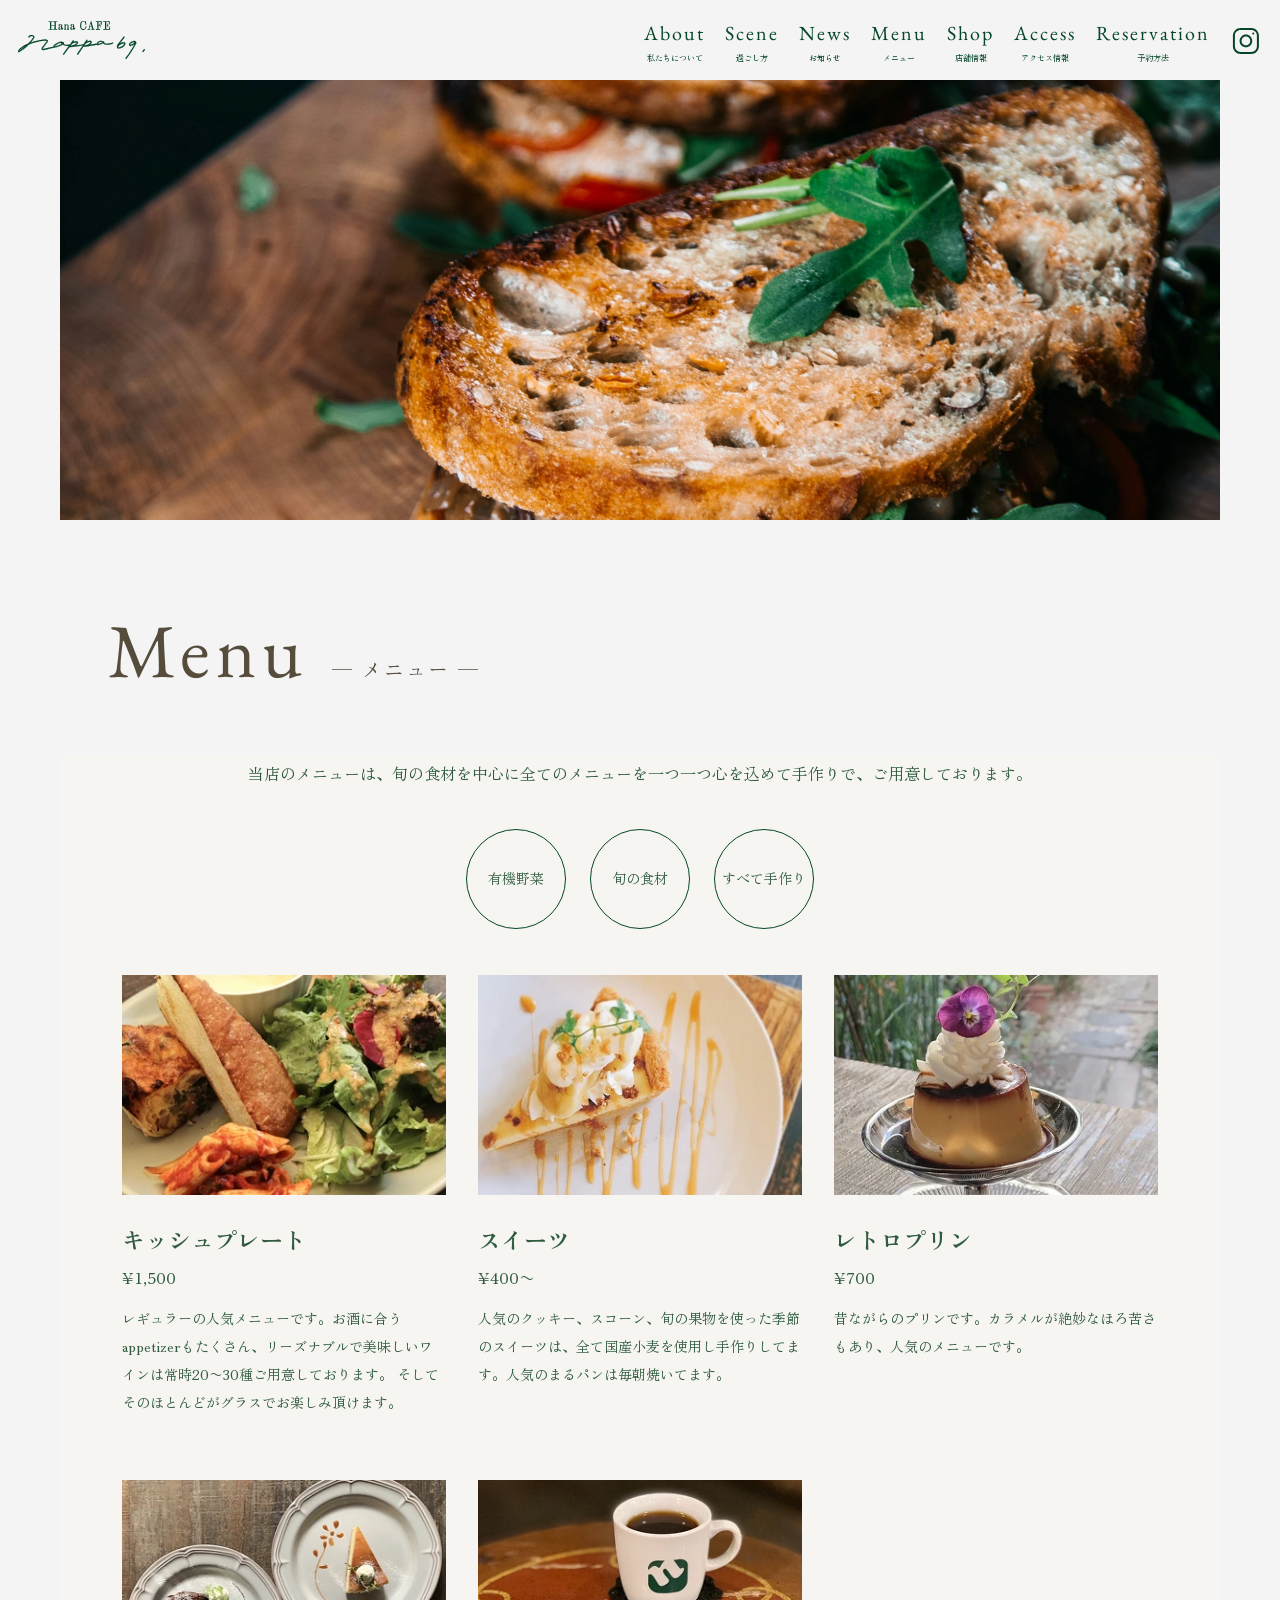
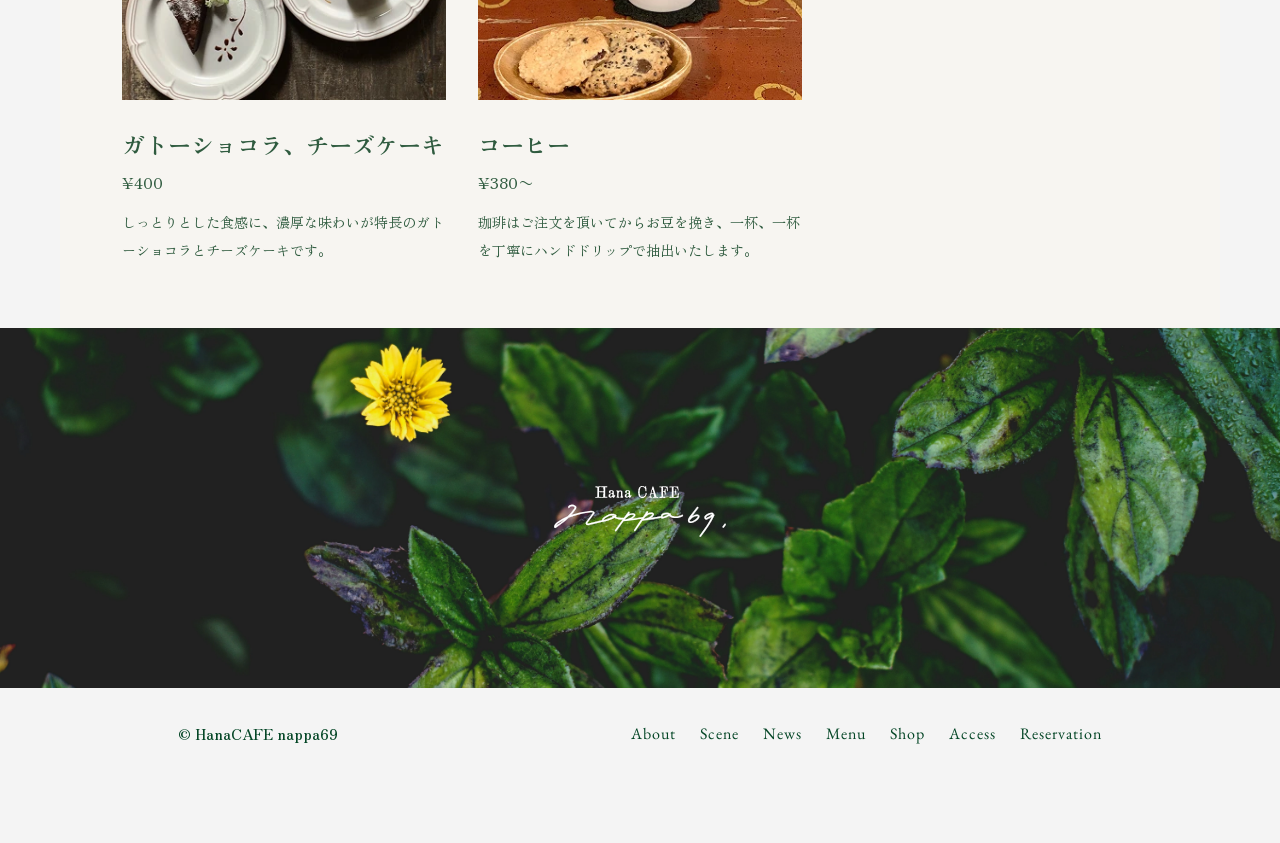
<file: menudetail.html>
<!DOCTYPE html>
<html lang="ja">

<head>
    <meta charset="UTF-8">
    <meta name="viewport" content="width=device-width, initial-scale=1.0">
     <title>HanaCAFE nappa69 | 武蔵小杉の隠れ家カフェ</title>
    <meta name="description"
        content="武蔵小杉・新丸子エリアの穴場カフェ「HanaCAFE nappa69」。花と緑に囲まれた古民家風の空間で、手作りランチやディナー、スイーツ、自家焙煎コーヒーを楽しめます。おしゃれでゆったり過ごせる人気カフェです。">
    <link rel="stylesheet" href="css/style.min.css">
    <link rel="icon" type="image/png" href="img/common/nappa69favicon.png">

    <!-- Google Fonts の読み込み（Zen Maru Gothic, Zen Old Mincho, EB Garamond） -->
    <link
        href="https://fonts.googleapis.com/css2?family=EB+Garamond&family=Zen+Maru+Gothic&family=Zen+Old+Mincho&display=swap"
        rel="stylesheet">

    <!-- ジャバスクリプトの適用 -->
    <script src="js/script.js" defer></script>
</head>

<body>
    <!-- ヘッダー -->
    <header class="l-header">

        <h1 class="l-header__logo">
            <a href="index.html">
                <img src="img/common/logo.svg" alt="武蔵小杉のカフェ HanaCAFE nappa69">
            </a>
        </h1>

        <div class="l-header__navIcon">

            <button class="l-header__navBtn" type="button">
                <span class="l-header__navBtnBarbefore"></span>
                <span class="l-header__navBtnBarafter"></span>
            </button>

        </div>

        <nav class="l-header__nav">
            <button class="l-header__navClose" type="button"></button>
            <p class="l-header__navLogo">
                <img src="img/common/logo-white.svg" alt="武蔵小杉のカフェ HanaCAFE nappa69">
            </p>
            <ul class="l-header__navList">
                <li class="l-header__navItem">
                    <a href="index.html#about">
                        <span class="l-header__navItemEn">About
                        </span>
                        <span class="l-header__navItemJa">私たちについて</span>
                    </a>
                </li>
                <li class="l-header__navItem">
                    <a href="scene.html">
                        <span class="l-header__navItemEn">Scene
                        </span>
                        <span class="l-header__navItemJa">過ごし方</span>
                    </a>
                </li>
                <li class="l-header__navItem">
                    <a href="news.html">
                        <span class="l-header__navItemEn">News
                        </span>
                        <span class="l-header__navItemJa">お知らせ</span>
                    </a>
                </li>
                <li class="l-header__navItem">
                    <a href="menudetail.html">
                        <span class="l-header__navItemEn">Menu
                        </span>
                        <span class="l-header__navItemJa">メニュー</span>
                    </a>
                </li>
                <li class="l-header__navItem">
                    <a href="index.html#shop">
                        <span class="l-header__navItemEn">Shop</span>
                        <span class="l-header__navItemJa">店舗情報</span>
                    </a>
                </li>
                <li class="l-header__navItem">
                    <a href="index.html#access">
                        <span class="l-header__navItemEn">Access</span>
                        <span class="l-header__navItemJa">アクセス情報</span>
                    </a>
                </li>
                <li class="l-header__navItem l-header__navItem--reservation">
                    <a href="index.html#reservation">
                        <span class="l-header__navItemEn">Reservation</span>
                        <span class="l-header__navItemJa">予約方法</span>
                    </a>
                </li>
            </ul>

            <p class="l-header__navItemsns_green2">
                <img src="img/common/icon-instagram.svg" alt="instagram">
            </p>
            <p class="l-header__navItemsns_white">
                <img src="img/common/icon-instagram-white.svg" alt="instagram">
            </p>
        </nav>
    </header>

    <main class="l-block">
        <div class="p-menuvisual">
            <div class="p-p-menuvisual__slider">

                <img src="img/menudetail/menuvisual1.webp" class="active" alt="サンドイッチ">
                <img src="img/menudetail/menuvisual22.webp" alt="有機野菜">
                <img src="img/menudetail/menuvisual3.webp" alt="キッシュ">
                <img src="img/menudetail/menuvisual4.webp" alt="パンケーキ">
                <img src="img/menudetail/menuvisual5.webp" alt="コーヒー">
                <img src="img/menudetail/menuvisual2.webp" alt="自然派野菜">

            </div>

        </div>
        <h2 class="c-sectionTitle">
            <span class="c-sectionTitle__en">Menu</span>
            <span class="c-sectionTitle__ja">— メニュー —</span>
        </h2>
        <section class="p-menuDetail">



            <!-- 上部説明 -->
            <div class="p-menuDetail__top">
                <p class="p-menuDetail__topText fade">
                    当店のメニューは、旬の食材を中心に全てのメニューを一つ一つ心を込めて手作りで、ご用意しております。
                </p>

                <ul class="p-menuDetail__topList fade">
                    <li class="p-menuDetail__topListItem">
                        <span class="p-menuDetail__topListText">有機野菜</span>
                    </li>
                    <li class="p-menuDetail__topListItem">
                        <span class="p-menuDetail__topListText">旬の食材</span>
                    </li>
                    <li class="p-menuDetail__topListItem">
                        <span class="p-menuDetail__topListText">すべて手作り</span>
                    </li>
                </ul>
            </div>

            <!-- メニュー詳細 -->
            <div class="p-menuDetail__itemWrap">
                <div class="p-menuDetail__item fade">

                    <div class="p-menuDetail__img">
                        <img src="img/menudetail/menu-quicheplate.webp" alt="キッシュプレート">
                    </div>

                    <h2 class="p-menuDetail__title">キッシュプレート</h2>

                    <p class="p-menuDetail__price">¥1,500</p>

                    <p class="p-menuDetail__text">
                        レギュラーの人気メニューです。お酒に合うappetizerもたくさん、リーズナブルで美味しいワインは常時20〜30種ご用意しております。
                        そしてそのほとんどがグラスでお楽しみ頂けます。
                    </p>

                </div>

                <div class="p-menuDetail__item p-menuDetail__itemColor fade">

                    <div class="p-menuDetail__img">
                        <img src="img/menudetail/menu-sweets.webp" alt="スイーツ">
                    </div>

                    <h2 class="p-menuDetail__title">スイーツ</h2>

                    <p class="p-menuDetail__price">¥400〜</p>

                    <p class="p-menuDetail__text">
                        人気のクッキー、スコーン、旬の果物を使った季節のスイーツは、全て国産小麦を使用し手作りしてます。人気のまるパンは毎朝焼いてます。
                    </p>

                </div>

                <div class="p-menuDetail__item fade">

                    <div class="p-menuDetail__img">
                        <img src="img/menudetail/menu-retropudding.webp" alt="レトロプリン">
                    </div>

                    <h2 class="p-menuDetail__title">レトロプリン</h2>

                    <p class="p-menuDetail__price">¥700</p>

                    <p class="p-menuDetail__text">
                        昔ながらのプリンです。カラメルが絶妙なほろ苦さもあり、人気のメニューです。
                    </p>

                </div>

                <div class="p-menuDetail__item p-menuDetail__itemColor fade">

                    <div class="p-menuDetail__img">
                        <img src="img/menudetail/menu-cakes.webp" alt="ガトーショコラ、チーズケーキ">
                    </div>

                    <h2 class="p-menuDetail__title">ガトーショコラ、チーズケーキ</h2>

                    <p class="p-menuDetail__price">¥400</p>

                    <p class="p-menuDetail__text">
                        しっとりとした食感に、濃厚な味わいが特長のガトーショコラとチーズケーキです。
                    </p>

                </div>

                <div class="p-menuDetail__item fade">

                    <div class="p-menuDetail__img">
                        <img src="img/menudetail/menu-coffee.webp" alt="コーヒー">
                    </div>

                    <h2 class="p-menuDetail__title">コーヒー</h2>

                    <p class="p-menuDetail__price">¥380〜</p>

                    <p class="p-menuDetail__text">
                        珈琲はご注文を頂いてからお豆を挽き、一杯、一杯を丁寧にハンドドリップで抽出いたします。 
                    </p>

                </div>


        </section>

    </main>

    <!-- フッターイメージ -->
    <div class="l-footerimg">
        <div class="l-footerimg__img">
            <img src="img/common/footer.webp" alt="HanaCAFE nappa69">
        </div>
        <div class="l-footerimg__logo">
            <img src="img/common/logo-white.svg" alt="武蔵小杉のカフェ HanaCAFE nappa69">
        </div>
    </div>

    <!-- フッタナビゲーションー -->
    <nav class="c-footerNav">
        <p class="copyright">&copy; HanaCAFE nappa69</p>
        <ul class="c-footerNav__list">
            <li class="c-footerNav__listItem"><a href="index.html#about">About</a></li>
            <li class="c-footerNav__listItem"><a href="scene.html">Scene</a></li>
            <li class="c-footerNav__listItem"><a href="news.html">News</a></li>
            <li class="c-footerNav__listItem"><a href="menudetail.html">Menu</a></li>
            <li class="c-footerNav__listItem"><a href="index.html#shop">Shop</a></li>
            <li class="c-footerNav__listItem"><a href="index.html#access">Access</a></li>
            <li class="c-footerNav__listItem"><a href="index.html#reservation">Reservation</a></li>
        </ul>
        <div class="c-footerNav__copyright2">
            <small class="l-footer__copyright">
                &copy; HanaCAFE nappa69
            </small>
        </div>
    </nav>

    <!-- トップに戻るボタン -->
    <a href="menudetail.html" class="c-backToTop">
        <span></span>
    </a>

   <!-- 予約ボタン -->
   <a href="index.html#reservation" class="c-fixed-btn">
    ご予約はこちら<img src="img/common/icon-calender.svg" alt="予約ボタン"></a>

</body>

</html>
</file>
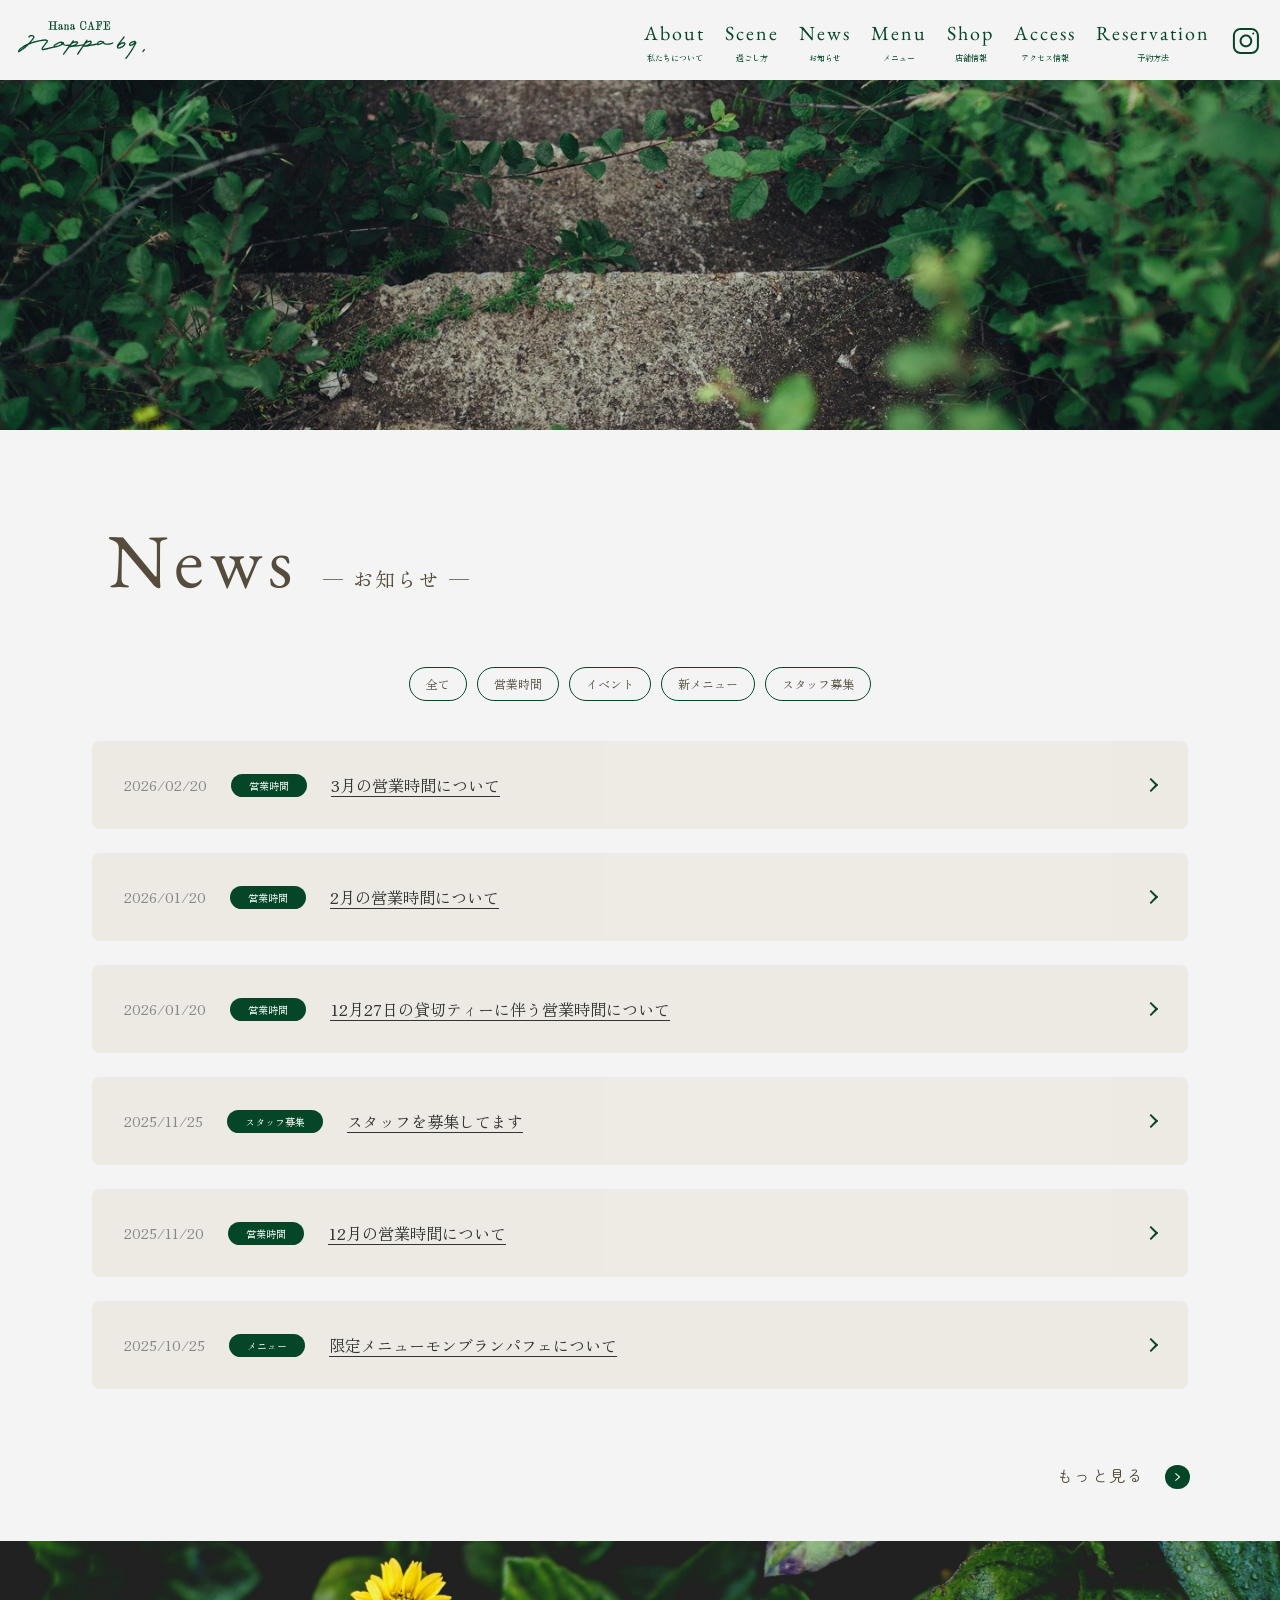
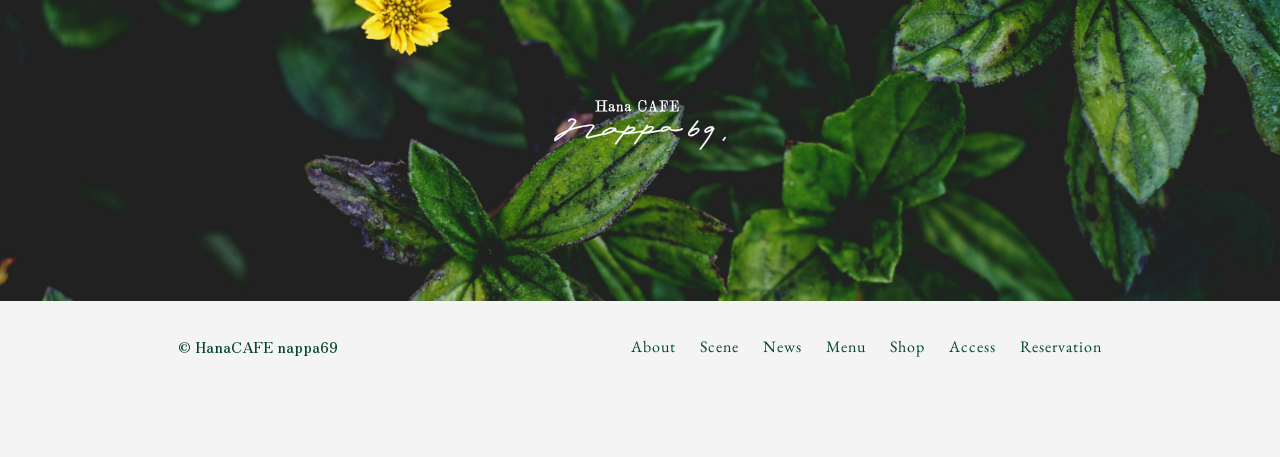
<file: news.html>
<!DOCTYPE html>
<html lang="ja">

<head>
    <meta charset="UTF-8">
    <meta name="viewport" content="width=device-width, initial-scale=1.0">
     <title>HanaCAFE nappa69 | 武蔵小杉の隠れ家カフェ</title>
    <meta name="description"
        content="武蔵小杉・新丸子エリアの穴場カフェ「HanaCAFE nappa69」。花と緑に囲まれた古民家風の空間で、手作りランチやディナー、スイーツ、自家焙煎コーヒーを楽しめます。おしゃれでゆったり過ごせる人気カフェです。">
    <link rel="stylesheet" href="css/style.min.css">
    <link rel="icon" type="image/png" href="img/common/nappa69favicon.png">

    <!-- Google Fonts の読み込み（Zen Maru Gothic, Zen Old Mincho, EB Garamond） -->
    <link
        href="https://fonts.googleapis.com/css2?family=EB+Garamond&family=Zen+Maru+Gothic&family=Zen+Old+Mincho&display=swap"
        rel="stylesheet">

    <!-- ジャバスクリプトの適用 -->
    <script src="js/script.js" defer></script>
</head>

<body>
    <!-- ヘッダー -->
     <header class="l-header">

        <h1 class="l-header__logo">
            <a href="index.html">
                <img src="img/common/logo.svg" alt="武蔵小杉のカフェ HanaCAFE nappa69">
            </a>
        </h1>

        <div class="l-header__navIcon">

            <button class="l-header__navBtn" type="button">
                <span class="l-header__navBtnBarbefore"></span>
                <span class="l-header__navBtnBarafter"></span>
            </button>

        </div>

        <nav class="l-header__nav">
            <button class="l-header__navClose" type="button"></button>
            <p class="l-header__navLogo">
                <img src="img/common/logo-white.svg" alt="武蔵小杉のカフェ HanaCAFE nappa69">
            </p>
            <ul class="l-header__navList">
                <li class="l-header__navItem">
                    <a href="index.html#about">
                        <span class="l-header__navItemEn">About
                        </span>
                        <span class="l-header__navItemJa">私たちについて</span>
                    </a>
                </li>
                <li class="l-header__navItem">
                    <a href="scene.html">
                        <span class="l-header__navItemEn">Scene
                        </span>
                        <span class="l-header__navItemJa">過ごし方</span>
                    </a>
                </li>
                <li class="l-header__navItem">
                    <a href="news.html">
                        <span class="l-header__navItemEn">News
                        </span>
                        <span class="l-header__navItemJa">お知らせ</span>
                    </a>
                </li>
                <li class="l-header__navItem">
                    <a href="menudetail.html">
                        <span class="l-header__navItemEn">Menu
                        </span>
                        <span class="l-header__navItemJa">メニュー</span>
                    </a>
                </li>
                <li class="l-header__navItem">
                    <a href="index.html#shop">
                        <span class="l-header__navItemEn">Shop</span>
                        <span class="l-header__navItemJa">店舗情報</span>
                    </a>
                </li>
                <li class="l-header__navItem">
                    <a href="index.html#access">
                        <span class="l-header__navItemEn">Access</span>
                        <span class="l-header__navItemJa">アクセス情報</span>
                    </a>
                </li>
                <li class="l-header__navItem l-header__navItem--reservation">
                    <a href="index.html#reservation">
                        <span class="l-header__navItemEn">Reservation</span>
                        <span class="l-header__navItemJa">予約方法</span>
                    </a>
                </li>
            </ul>

            <p class="l-header__navItemsns_green2">
                <img src="img/common/icon-instagram.svg" alt="instagram">
            </p>
            <p class="l-header__navItemsns_white">
                <img src="img/common/icon-instagram-white.svg" alt="instagram">
            </p>
        </nav>
    </header>

    <main class="l-block">
        <section class="p-newsblock">
            <div class="p-Vi p-newsblock__mainvisual">
                <img src="img/news/page-title-news.webp" alt="ニュースビジュアル">

            </div>


             <h2 class="c-sectionTitle">
                <span class="c-sectionTitle__en">News</span>
                <span class="c-sectionTitle__ja">— お知らせ —</span>
            </h2>

            <div class="p-newsblock__tags fade">
                <span class="p-newsblock__tag is-active">全て</span>
                <span class="p-newsblock__tag">営業時間</span>
                <span class="p-newsblock__tag">イベント</span>
                <span class="p-newsblock__tag">新メニュー</span>
                <span class="p-newsblock__tag">スタッフ募集</span>
            </div>

            <ul class="p-newsblock__list">
                <li class="p-newsblock__listItem fade">
                    <a href="newsdetail.html" class="p-newsblock__link">
                        <div class="p-newsblock__listMeta">
                            <span class="p-newsblock__listDay">2026/02/20</span>
                            <span class="p-newsblock__listTag">営業時間</span>
                        </div>
                        <p class="p-newsblock__listText">3月の営業時間について</p>
                        <div class="p-newsblock__listArrowbtn"></div>
                    </a>
                </li>
                <li class="p-newsblock__listItem fade">
                    <a href="#" class="p-newsblock__link">
                        <div class="p-newsblock__listMeta">
                            <span class="p-newsblock__listDay">2026/01/20</span>
                            <span class="p-newsblock__listTag">営業時間</span>
                        </div>
                        <p class="p-newsblock__listText">2月の営業時間について</p>
                        <div class="p-newsblock__listArrowbtn"></div>
                    </a>
                </li>
                <li class="p-newsblock__listItem fade">
                    <a href="#" class="p-newsblock__link">
                        <div class="p-newsblock__listMeta">
                            <span class="p-newsblock__listDay">2026/01/20</span>
                            <span class="p-newsblock__listTag">営業時間</span>
                        </div>
                        <p class="p-newsblock__listText">12月27日の貸切ティーに伴う営業時間について</p>
                        <div class="p-newsblock__listArrowbtn"></div>
                    </a>
                </li>
                <li class="p-newsblock__listItem fade">
                    <a href="#" class="p-newsblock__link">
                        <div class="p-newsblock__listMeta">
                            <span class="p-newsblock__listDay">2025/11/25</span>
                            <span class="p-newsblock__listTag">スタッフ募集</span>
                        </div>
                        <p class="p-newsblock__listText">スタッフを募集してます</p>
                        <div class="p-newsblock__listArrowbtn"></div>
                    </a>
                </li>
                <li class="p-newsblock__listItem fade">
                    <a href="#" class="p-newsblock__link">
                        <div class="p-newsblock__listMeta">
                            <span class="p-newsblock__listDay">2025/11/20</span>
                            <span class="p-newsblock__listTag">営業時間</span>
                        </div>
                        <p class="p-newsblock__listText">12月の営業時間について</p>
                        <div class="p-newsblock__listArrowbtn"></div>
                    </a>
                </li>
                <li class="p-newsblock__listItem fade">
                    <a href="#" class="p-newsblock__link">
                        <div class="p-newsblock__listMeta">
                            <span class="p-newsblock__listDay">2025/10/25</span>
                            <span class="p-newsblock__listTag">メニュー</span>
                        </div>
                        <p class="p-newsblock__listText">限定メニューモンブランパフェについて</p>
                        <div class="p-newsblock__listArrowbtn"></div>
                    </a>
                </li>
                
            </ul>

            <div class="p-newsblock__more fade">
                <a href="news.html" class="c-morebtn">もっと見る<span class="c-morebtn--moreclick"></span></a>
            </div>

        </section>

    </main>

  <!-- フッターイメージ -->
    <div class="l-footerimg">
        <div class="l-footerimg__img">
            <img src="img/common/footer.webp" alt="武蔵小杉のカフェ anaCAFE nappa69">
        </div>
        <div class="l-footerimg__logo">
            <img src="img/common/logo-white.svg" alt="武蔵小杉のカフェ HanaCAFE nappa69">
        </div>
    </div>

    <!-- フッタナビゲーションー -->
    <nav class="c-footerNav">
        <p class="copyright">&copy; HanaCAFE nappa69</p>
        <ul class="c-footerNav__list">
            <li class="c-footerNav__listItem"><a href="index.html#about">About</a></li>
             <li class="c-footerNav__listItem"><a href="scene.html">Scene</a></li>
            <li class="c-footerNav__listItem"><a href="news.html">News</a></li>
            <li class="c-footerNav__listItem"><a href="menudetail.html">Menu</a></li>       
            <li class="c-footerNav__listItem"><a href="index.html#shop">Shop</a></li>
            <li class="c-footerNav__listItem"><a href="index.html#access">Access</a></li>
            <li class="c-footerNav__listItem"><a href="index.html#reservation">Reservation</a></li>
        </ul>
        <div class="c-footerNav__copyright2">
            <small class="l-footer__copyright">
                &copy; HanaCAFE nappa69
            </small>
        </div>
    </nav>

    <!-- トップに戻るボタン -->
    <a href="news.html" class="c-backToTop">
        <span></span>
    </a>

   <!-- 予約ボタン -->
   <a href="index.html#reservation" class="c-fixed-btn">
    ご予約はこちら<img src="img/common/icon-calender.svg" alt="予約ボタン"></a>

</body>

</html>
</file>
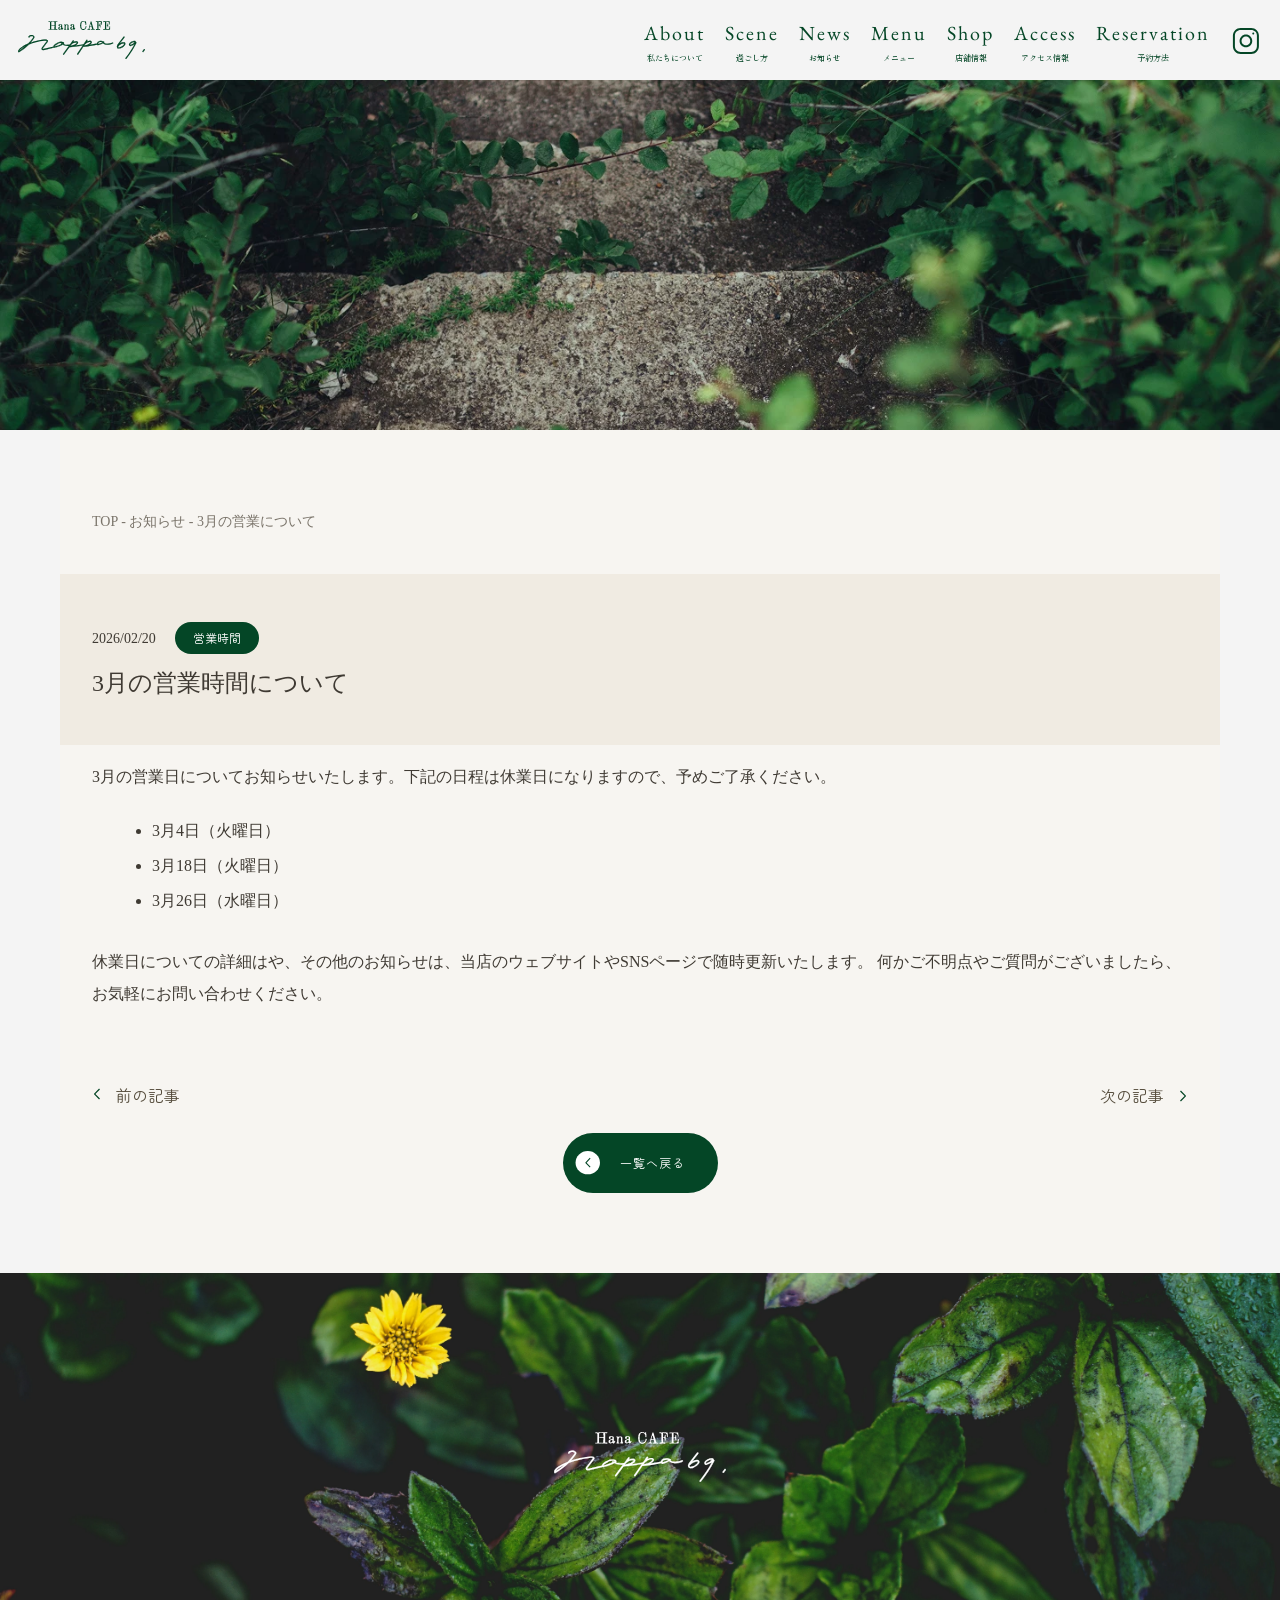
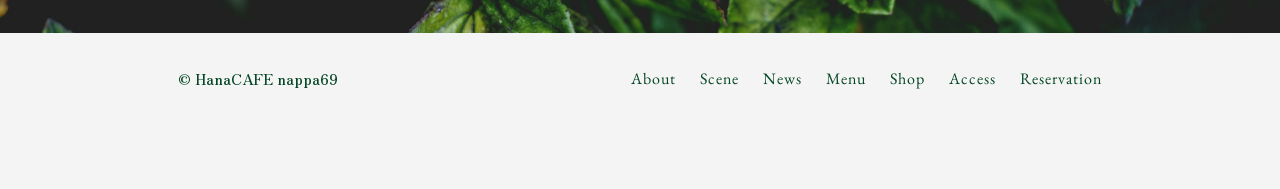
<file: newsdetail.html>
<!DOCTYPE html>
<html lang="ja">

<head>
    <meta charset="UTF-8">
    <meta name="viewport" content="width=device-width, initial-scale=1.0">
    <title>HanaCAFE nappa69 | 武蔵小杉の隠れ家カフェ</title>
    <meta name="description"
        content="武蔵小杉・新丸子エリアの穴場カフェ「HanaCAFE nappa69」。花と緑に囲まれた古民家風の空間で、手作りランチやディナー、スイーツ、自家焙煎コーヒーを楽しめます。おしゃれでゆったり過ごせる人気カフェです。">
    <link rel="stylesheet" href="css/style.min.css">
    <link rel="icon" type="image/png" href="img/common/nappa69favicon.png">

    <!-- Google Fonts の読み込み（Zen Maru Gothic, Zen Old Mincho, EB Garamond） -->
    <link
        href="https://fonts.googleapis.com/css2?family=EB+Garamond&family=Zen+Maru+Gothic&family=Zen+Old+Mincho&display=swap"
        rel="stylesheet">

    <!-- ジャバスクリプトの適用 -->
    <script src="js/script.js" defer></script>
</head>

<body>
    <!-- ヘッダー -->
     <header class="l-header">

        <h1 class="l-header__logo">
            <a href="index.html">
                <img src="img/common/logo.svg" alt="武蔵小杉のカフェ HanaCAFE nappa69">
            </a>
        </h1>

        <div class="l-header__navIcon">

            <button class="l-header__navBtn" type="button">
                <span class="l-header__navBtnBarbefore"></span>
                <span class="l-header__navBtnBarafter"></span>
            </button>

        </div>

        <nav class="l-header__nav">
            <button class="l-header__navClose" type="button"></button>
            <p class="l-header__navLogo">
                <img src="img/common/logo-white.svg" alt="武蔵小杉のカフェ HanaCAFE nappa69">
            </p>
            <ul class="l-header__navList">
                <li class="l-header__navItem">
                    <a href="index.html#about">
                        <span class="l-header__navItemEn">About
                        </span>
                        <span class="l-header__navItemJa">私たちについて</span>
                    </a>
                </li>
                <li class="l-header__navItem">
                    <a href="scene.html">
                        <span class="l-header__navItemEn">Scene
                        </span>
                        <span class="l-header__navItemJa">過ごし方</span>
                    </a>
                </li>
                <li class="l-header__navItem">
                    <a href="news.html">
                        <span class="l-header__navItemEn">News
                        </span>
                        <span class="l-header__navItemJa">お知らせ</span>
                    </a>
                </li>
                <li class="l-header__navItem">
                    <a href="menudetail.html">
                        <span class="l-header__navItemEn">Menu
                        </span>
                        <span class="l-header__navItemJa">メニュー</span>
                    </a>
                </li>
                <li class="l-header__navItem">
                    <a href="index.html#shop">
                        <span class="l-header__navItemEn">Shop</span>
                        <span class="l-header__navItemJa">店舗情報</span>
                    </a>
                </li>
                <li class="l-header__navItem">
                    <a href="index.html#access">
                        <span class="l-header__navItemEn">Access</span>
                        <span class="l-header__navItemJa">アクセス情報</span>
                    </a>
                </li>
                <li class="l-header__navItem l-header__navItem--reservation">
                    <a href="index.html#reservation">
                        <span class="l-header__navItemEn">Reservation</span>
                        <span class="l-header__navItemJa">予約方法</span>
                    </a>
                </li>
            </ul>

            <p class="l-header__navItemsns_green2">
                <img src="img/common/icon-instagram.svg" alt="instagram">
            </p>
            <p class="l-header__navItemsns_white">
                <img src="img/common/icon-instagram-white.svg" alt="instagram">
            </p>
        </nav>
    </header>

    <main class="l-block">
        <div class="p-Vi p-newsblock__mainvisual">
            <img src="img/news/page-title-news.webp" alt="ニュースビジュアル">

        </div>
        <section class="p-newsDetail">
            <div class="p-newsDetail__inner">

                <!-- パンくず -->
                <div class="p-newsDetail__breadcrumb">
                    TOP - お知らせ - 3月の営業について
                </div>

                <!-- 見出し -->
                <div class="p-newsDetail__heading">
                    <div class="p-newsDetail__headingDay">
                        2026/02/20
                    </div>
                    <div class="p-newsDetail__headingTag">
                        営業時間
                    </div>
                    <h1 class="p-newsDetail__headingTitle">
                        3月の営業時間について
                    </h1>
                </div>

                <!-- 本文 -->
                <div class="p-newsDetail__text">
                    <p>
                        3月の営業日についてお知らせいたします。下記の日程は休業日になりますので、予めご了承ください。
                    </p>

                    <ul>
                        <li>3月4日（火曜日）</li>
                        <li>3月18日（火曜日）</li>
                        <li>3月26日（水曜日）</li>
                    </ul>

                    <p>
                        休業日についての詳細はや、その他のお知らせは、当店のウェブサイトやSNSページで随時更新いたします。
                        何かご不明点やご質問がございましたら、お気軽にお問い合わせください。
                    </p>
                </div>

                <!-- 前後リンク -->
                <div class="p-newsDetail__link">
                    <a href="#" class="p-newsDetail__linkPrev">前の記事</a>
                    <a href="#" class="p-newsDetail__linkNext">次の記事</a>
                </div>

                <!-- 戻るボタン -->
                <div class="p-newsDetail__back">
                    <a href="news.html" class="c-btn"><span class="c-btn--clickleft"></span>一覧へ戻る</span></a>
                </div>

            </div>
        </section>

    </main>

     <!-- フッターイメージ -->
    <div class="l-footerimg">
        <div class="l-footerimg__img">
            <img src="img/common/footer.webp" alt="武蔵小杉のカフェ HanaCAFE nappa69">
        </div>
        <div class="l-footerimg__logo">
            <img src="img/common/logo-white.svg" alt="武蔵小杉のカフェ HanaCAFE nappa69">
        </div>
    </div>

    <!-- フッタナビゲーションー -->
    <nav class="c-footerNav">
        <p class="copyright">&copy; HanaCAFE nappa69</p>
        <ul class="c-footerNav__list">
            <li class="c-footerNav__listItem"><a href="index.html#about">About</a></li>
             <li class="c-footerNav__listItem"><a href="scene.html">Scene</a></li>
            <li class="c-footerNav__listItem"><a href="news.html">News</a></li>
            <li class="c-footerNav__listItem"><a href="menudetail.html">Menu</a></li>       
            <li class="c-footerNav__listItem"><a href="index.html#shop">Shop</a></li>
            <li class="c-footerNav__listItem"><a href="index.html#access">Access</a></li>
            <li class="c-footerNav__listItem"><a href="index.html#reservation">Reservation</a></li>
        </ul>
        <div class="c-footerNav__copyright2">
            <small class="l-footer__copyright">
                &copy; HanaCAFE nappa69
            </small>
        </div>
    </nav>

    <!-- トップに戻るボタン -->
    <a href="newsdetail.html" class="c-backToTop">
        <span></span>
    </a>

    <!-- 予約ボタン -->
   <a href="index.html#reservation" class="c-fixed-btn">
    ご予約はこちら<img src="img/common/icon-calender.svg" alt="予約ボタン"></a>

</body>

</html>
</file>
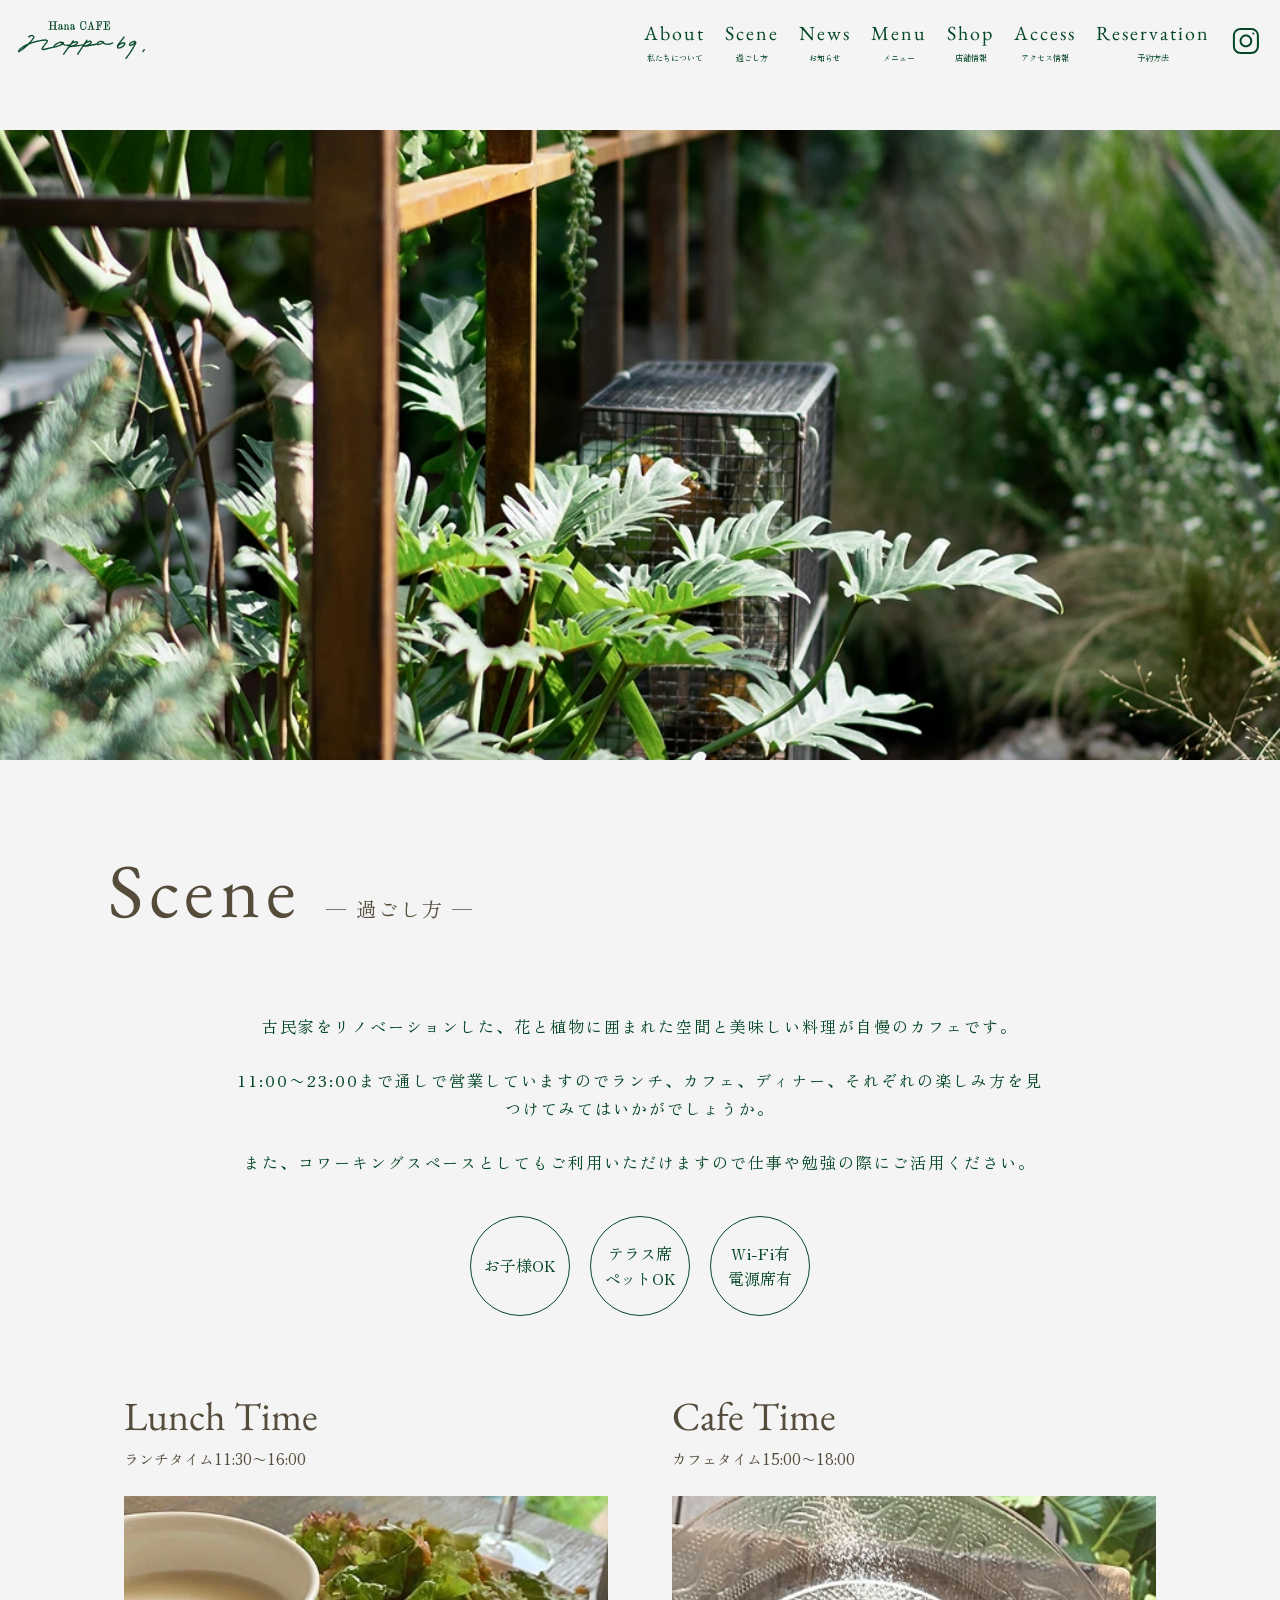
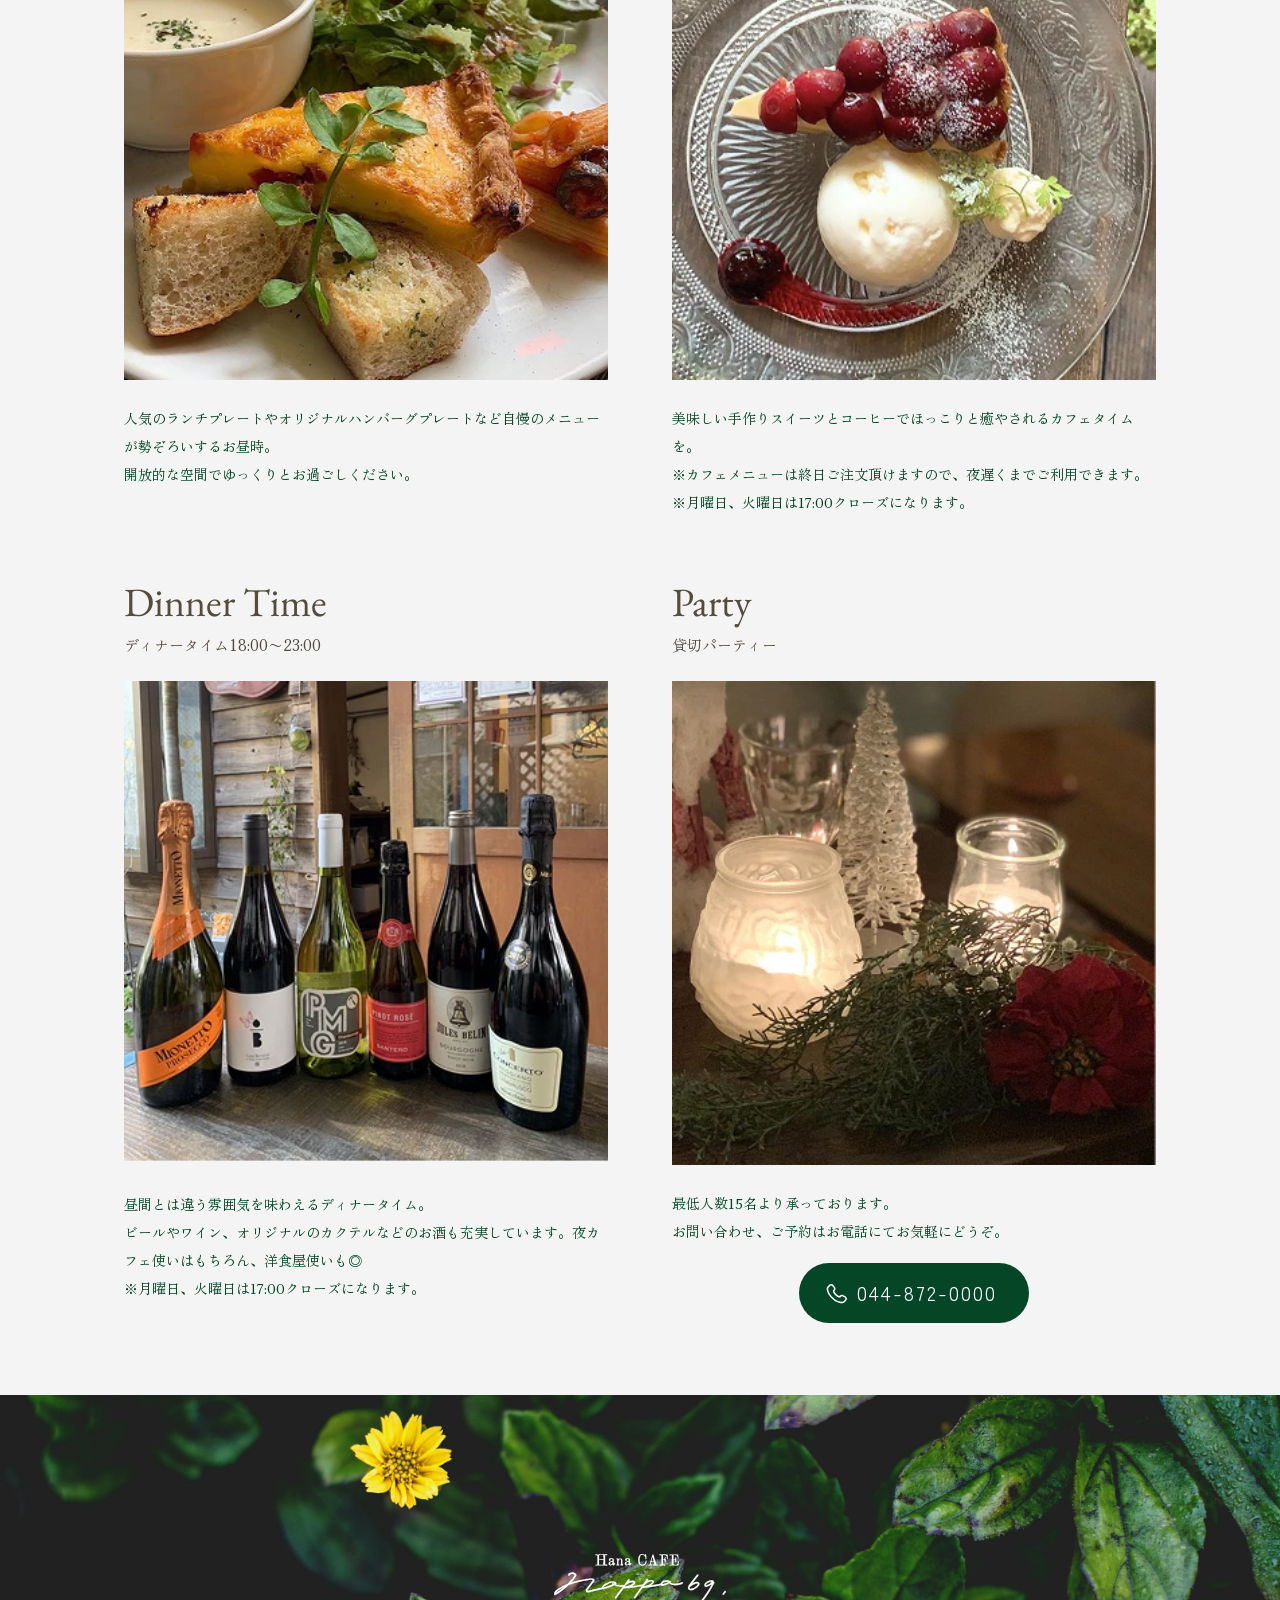
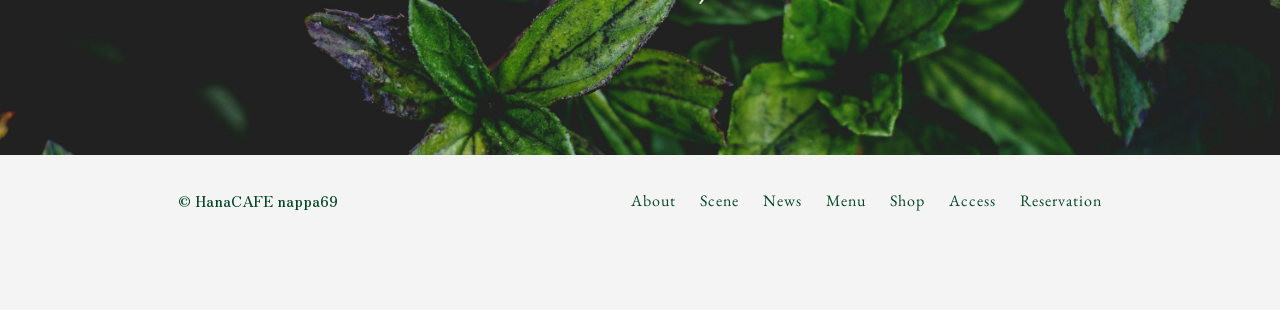
<file: scene.html>
<!DOCTYPE html>
<html lang="ja">

<head>
    <meta charset="UTF-8">
    <meta name="viewport" content="width=device-width, initial-scale=1.0">
     <title>HanaCAFE nappa69 | 武蔵小杉の隠れ家カフェ</title>
    <meta name="description"
        content="武蔵小杉・新丸子エリアの穴場カフェ「HanaCAFE nappa69」。花と緑に囲まれた古民家風の空間で、手作りランチやディナー、スイーツ、自家焙煎コーヒーを楽しめます。おしゃれでゆったり過ごせる人気カフェです。">
    <link rel="stylesheet" href="css/style.min.css">
    <link rel="icon" type="image/png" href="img/common/nappa69favicon.png">

    <!-- Google Fonts の読み込み（Zen Maru Gothic, Zen Old Mincho, EB Garamond） -->
    <link
        href="https://fonts.googleapis.com/css2?family=EB+Garamond&family=Zen+Maru+Gothic&family=Zen+Old+Mincho&display=swap"
        rel="stylesheet">

    <!-- ジャバスクリプトの適用 -->
    <script src="js/script.js" defer></script>
</head>

<body>
    <!-- ヘッダー -->
     <header class="l-header">

        <h1 class="l-header__logo">
            <a href="index.html">
                <img src="img/common/logo.svg" alt="武蔵小杉のカフェ HanaCAFE nappa69">
            </a>
        </h1>

        <div class="l-header__navIcon">

            <button class="l-header__navBtn" type="button">
                <span class="l-header__navBtnBarbefore"></span>
                <span class="l-header__navBtnBarafter"></span>
            </button>

        </div>

        <nav class="l-header__nav">
            <button class="l-header__navClose" type="button"></button>
            <p class="l-header__navLogo">
                <img src="img/common/logo-white.svg" alt="武蔵小杉のカフェ HanaCAFE nappa69">
            </p>
            <ul class="l-header__navList">
                <li class="l-header__navItem">
                    <a href="index.html#about">
                        <span class="l-header__navItemEn">About
                        </span>
                        <span class="l-header__navItemJa">私たちについて</span>
                    </a>
                </li>
                <li class="l-header__navItem">
                    <a href="scene.html">
                        <span class="l-header__navItemEn">Scene
                        </span>
                        <span class="l-header__navItemJa">過ごし方</span>
                    </a>
                </li>
                <li class="l-header__navItem">
                    <a href="news.html">
                        <span class="l-header__navItemEn">News
                        </span>
                        <span class="l-header__navItemJa">お知らせ</span>
                    </a>
                </li>
                <li class="l-header__navItem">
                    <a href="menudetail.html">
                        <span class="l-header__navItemEn">Menu
                        </span>
                        <span class="l-header__navItemJa">メニュー</span>
                    </a>
                </li>
                <li class="l-header__navItem">
                    <a href="index.html#shop">
                        <span class="l-header__navItemEn">Shop</span>
                        <span class="l-header__navItemJa">店舗情報</span>
                    </a>
                </li>
                <li class="l-header__navItem">
                    <a href="index.html#access">
                        <span class="l-header__navItemEn">Access</span>
                        <span class="l-header__navItemJa">アクセス情報</span>
                    </a>
                </li>
                <li class="l-header__navItem l-header__navItem--reservation">
                    <a href="index.html#reservation">
                        <span class="l-header__navItemEn">Reservation</span>
                        <span class="l-header__navItemJa">予約方法</span>
                    </a>
                </li>
            </ul>

            <p class="l-header__navItemsns_green2">
                <img src="img/common/icon-instagram.svg" alt="instagram">
            </p>
            <p class="l-header__navItemsns_white">
                <img src="img/common/icon-instagram-white.svg" alt="instagram">
            </p>
        </nav>
    </header>


    <!-- コンテンツ -->
    <main class="l-block">
        <section class="p-scene fade">

            <!-- メインビジュアル -->
            <div>
                <div class="p-scene__mainvisual fade">
                    <img src="img/top/mainvisual2.webp" alt="古民家と植物のお店の様子">
                </div>
            </div>

            <!-- 見出し -->
            <h2 class="c-sectionTitle">
                <span class="c-sectionTitle__en">Scene</span>
                <span class="c-sectionTitle__ja">— 過ごし方 —</span>
            </h2>


            <div class="p-scene__text fade">
                <p>
                    古民家をリノベーションした、花と植物に囲まれた空間と美味しい料理が自慢のカフェです。<br><br>
                    11:00〜23:00まで通しで営業していますのでランチ、カフェ、ディナー、それぞれの楽しみ方を見つけてみてはいかがでしょうか。<br><br>
                    また、コワーキングスペースとしてもご利用いただけますので仕事や勉強の際にご活用ください。<br>
                </p>
            </div>

            <ul class="p-scene__detail fade">
                <li>お子様OK</li>
                <li>テラス席<br>ペットOK</li>
                <li>Wi-Fi有<br>電源席有</li>
            </ul>

            <div class="p-sceneDetail__list">
                <section class="p-sceneDetail fade">
                    <div class="p-sceneDetail__inner fade">

                        <div class="p-sceneDetail__content">
                            <h2 class="p-sceneDetail__title">Lunch Time</h2>
                            <p class="p-sceneDetail__subtitle">ランチタイム11:30〜16:00</p>

                            <div class="p-sceneDetail__img">
                                <img src="img/scene/scene-lunchtime.webp" alt="ランチタイム">
                            </div>

                            <p class="p-sceneDetail__text fade">
                                人気のランチプレートやオリジナルハンバーグプレートなど自慢のメニューが勢ぞろいするお昼時。<br>
                                開放的な空間でゆっくりとお過ごしください。
                            </p>
                        </div>

                    </div>
                </section>
                <section class="p-sceneDetail fade">
                    <div class="p-sceneDetail__inner fade">

                        <div class="p-sceneDetail__content">
                            <h2 class="p-sceneDetail__title">Cafe Time</h2>
                            <p class="p-sceneDetail__subtitle">カフェタイム15:00〜18:00</p>

                            <div class="p-sceneDetail__img">
                                <img src="img/scene/scene-cafetime.webp" alt="カフェタイム">
                            </div>

                            <p class="p-sceneDetail__text fade">
                                美味しい手作りスイーツとコーヒーでほっこりと癒やされるカフェタイムを。<br>
                                ※カフェメニューは終日ご注文頂けますので、夜遅くまでご利用できます。<br>
                                ※月曜日、火曜日は17:00クローズになります。
                            </p>
                        </div>

                    </div>
                </section>
                <section class="p-sceneDetail fade">
                    <div class="p-sceneDetail__inner fade">

                        <div class="p-sceneDetail__content">
                            <h2 class="p-sceneDetail__title">Dinner Time</h2>
                            <p class="p-sceneDetail__subtitle">ディナータイム18:00〜23:00</p>

                            <div class="p-sceneDetail__img">
                                <img src="img/scene/scene-dinnertime.webp" alt="ディナータイム">
                            </div>

                            <p class="p-sceneDetail__text fade">
                                昼間とは違う雰囲気を味わえるディナータイム。<br>
                                ビールやワイン、オリジナルのカクテルなどのお酒も充実しています。夜カフェ使いはもちろん、洋食屋使いも◎<br>
                                ※月曜日、火曜日は17:00クローズになります。
                            </p>
                        </div>

                    </div>
                </section>
                <section class="p-sceneDetail fade">
                    <div class="p-sceneDetail__inner fade">

                        <div class="p-sceneDetail__content">
                            <h2 class="p-sceneDetail__title">Party</h2>
                            <p class="p-sceneDetail__subtitle">貸切パーティー</p>

                            <div class="p-sceneDetail__img">
                                <img src="img/scene/scene-party.webp" alt="貸切パーティー">
                            </div>

                            <p class="p-sceneDetail__text fade">
                                最低人数15名より承っております。<br>
                                お問い合わせ、ご予約はお電話にてお気軽にどうぞ。
                            </p>
                            <a href="#" class="c-btn c-btn--phone">044-872-0000</a>
                        </div>

                    </div>
                </section>
            </div>

        </section>


    </main>


    <!-- フッターイメージ -->
    <div class="l-footerimg">
        <div class="l-footerimg__img">
            <img src="img/common/footer.webp" alt="武蔵小杉のカフェ HanaCAFE nappa69">
        </div>
        <div class="l-footerimg__logo">
            <img src="img/common/logo-white.svg" alt="武蔵小杉のカフェ HanaCAFE nappa69">
        </div>
    </div>

    <!-- フッタナビゲーションー -->
    <nav class="c-footerNav">
        <p class="copyright">&copy; HanaCAFE nappa69</p>
        <ul class="c-footerNav__list">
            <li class="c-footerNav__listItem"><a href="index.html#about">About</a></li>
             <li class="c-footerNav__listItem"><a href="scene.html">Scene</a></li>
            <li class="c-footerNav__listItem"><a href="news.html">News</a></li>
            <li class="c-footerNav__listItem"><a href="menudetail.html">Menu</a></li>       
            <li class="c-footerNav__listItem"><a href="index.html#shop">Shop</a></li>
            <li class="c-footerNav__listItem"><a href="index.html#access">Access</a></li>
            <li class="c-footerNav__listItem"><a href="index.html#reservation">Reservation</a></li>
        </ul>
        <div class="c-footerNav__copyright2">
            <small class="l-footer__copyright">
                &copy; HanaCAFE nappa69
            </small>
        </div>
    </nav>

    <!-- トップに戻るボタン -->
    <a href="scene.html" class="c-backToTop">
        <span></span>
    </a>

    <!-- 予約ボタン -->
   <a href="index.html#reservation" class="c-fixed-btn">
    ご予約はこちら<img src="img/common/icon-calender.svg" alt="予約ボタン"></a>

</body>

</html>
</file>
<file: css/style.min.css>
@charset "UTF-8";
:root {
  --main-color: #044626;
  --accent-color: #554C3C;
  --base-color: #F4F4F4;
  --accent-base-color1: rgba(220,213,188, 0.3);
  --accent-base-color2: #F2F0E8;
  --white: #FFFFFF;
  --font-family-mincho: "Zen Old Mincho", serif;
  --font-family-gothic: "Zen Maru Gothic", sans-serif;
  --font-family-en: "EB Garamond", serif;
  --col-width:5.4;
  --col-gap:3.2;
}

/* Box sizing rules */
*,
*::before,
*::after {
  box-sizing: border-box;
}

/* Prevent font size inflation */
html {
  -moz-text-size-adjust: none;
  -webkit-text-size-adjust: none;
  text-size-adjust: none;
}

/* Remove default margin in favour of better control in authored CSS */
body, h1, h2, h3, h4, p,
figure, blockquote, dl, dd {
  margin-block-end: 0;
}

/* Remove list styles on ul, ol elements with a list role, which suggests default styling will be removed */
ul[role=list],
ol[role=list] {
  list-style: none;
}

/* Set core body defaults */
body {
  min-height: 100vh;
  line-height: 1.5;
}

/* Set shorter line heights on headings and interactive elements */
h1, h2, h3, h4,
button, input, label {
  line-height: 1.1;
}

/* Balance text wrapping on headings */
h1, h2,
h3, h4 {
  text-wrap: balance;
}

/* A elements that don't have a class get default styles */
a:not([class]) {
  -webkit-text-decoration-skip: ink;
          text-decoration-skip-ink: auto;
  color: currentColor;
}

/* Make images easier to work with */
img,
picture {
  max-width: 100%;
  display: block;
}

/* Inherit fonts for inputs and buttons */
input, button,
textarea, select {
  font-family: inherit;
  font-size: inherit;
}

/* Make sure textareas without a rows attribute are not tiny */
textarea:not([rows]) {
  min-height: 10em;
}

/* Anything that has been anchored to should have extra scroll margin */
:target {
  scroll-margin-block: 5ex;
}

html {
  scroll-behavior: smooth;
  font-size: 62.5%;
}

body {
  font-family: var(--font-family-mincho);
  font-size: 1.4rem;
  font-weight: normal;
  line-height: 1.7;
  color: var(--main-color);
  margin: 0;
  padding-top: 70px;
  background-color: var(--base-color);
}

a {
  color: var(--main-color);
  text-decoration: none;
}

img {
  height: auto;
}

.l-columns {
  display: flex;
  flex-wrap: wrap;
  -moz-column-gap: calc(var(--col-gap) * 1%);
       column-gap: calc(var(--col-gap) * 1%);
}
.l-columns--start {
  justify-content: start;
}
.l-columns--center {
  justify-content: center;
}
.l-columns--end {
  justify-content: end;
}
.l-columns--between {
  justify-content: space-between;
}
.l-columns--evenly {
  justify-content: space-evenly;
}
.l-columns--around {
  justify-content: space-around;
}
.l-columns > * {
  width: 100%;
}
.l-columns__col1 {
  width: calc(var(--col-width) * 1 * 1%);
}
.l-columns__col2 {
  width: calc(var(--col-width) * 2 * 1% + var(--col-gap) * 1 * 1%);
}
.l-columns__col3 {
  width: calc(var(--col-width) * 3 * 1% + var(--col-gap) * 2 * 1%);
}
.l-columns__col4 {
  width: calc(var(--col-width) * 4 * 1% + var(--col-gap) * 3 * 1%);
}
.l-columns__col5 {
  width: calc(var(--col-width) * 5 * 1% + var(--col-gap) * 4 * 1%);
}
.l-columns__col6 {
  width: calc(var(--col-width) * 6 * 1% + var(--col-gap) * 5 * 1%);
}
.l-columns__col7 {
  width: calc(var(--col-width) * 7 * 1% + var(--col-gap) * 6 * 1%);
}
.l-columns__col8 {
  width: calc(var(--col-width) * 8 * 1% + var(--col-gap) * 7 * 1%);
}
.l-columns__col9 {
  width: calc(var(--col-width) * 9 * 1% + var(--col-gap) * 8 * 1%);
}
.l-columns__col10 {
  width: calc(var(--col-width) * 10 * 1% + var(--col-gap) * 9 * 1%);
}
.l-columns__col11 {
  width: calc(var(--col-width) * 11 * 1% + var(--col-gap) * 10 * 1%);
}
.l-columns__col12 {
  width: calc(var(--col-width) * 12 * 1% + var(--col-gap) * 11 * 1%);
}
@media screen and (min-width: 768px) {
  .l-columns__col1--pc {
    width: calc(var(--col-width) * 1 * 1%);
  }
  .l-columns__col2--pc {
    width: calc(var(--col-width) * 2 * 1% + var(--col-gap) * 1 * 1%);
  }
  .l-columns__col3--pc {
    width: calc(var(--col-width) * 3 * 1% + var(--col-gap) * 2 * 1%);
  }
  .l-columns__col4--pc {
    width: calc(var(--col-width) * 4 * 1% + var(--col-gap) * 3 * 1%);
  }
  .l-columns__col5--pc {
    width: calc(var(--col-width) * 5 * 1% + var(--col-gap) * 4 * 1%);
  }
  .l-columns__col6--pc {
    width: calc(var(--col-width) * 6 * 1% + var(--col-gap) * 5 * 1%);
  }
  .l-columns__col7--pc {
    width: calc(var(--col-width) * 7 * 1% + var(--col-gap) * 6 * 1%);
  }
  .l-columns__col8--pc {
    width: calc(var(--col-width) * 8 * 1% + var(--col-gap) * 7 * 1%);
  }
  .l-columns__col9--pc {
    width: calc(var(--col-width) * 9 * 1% + var(--col-gap) * 8 * 1%);
  }
  .l-columns__col10--pc {
    width: calc(var(--col-width) * 10 * 1% + var(--col-gap) * 9 * 1%);
  }
  .l-columns__col11--pc {
    width: calc(var(--col-width) * 11 * 1% + var(--col-gap) * 10 * 1%);
  }
  .l-columns__col12--pc {
    width: calc(var(--col-width) * 12 * 1% + var(--col-gap) * 11 * 1%);
  }
}

.l-block {
  width: 100%;
  /* 画面が狭い時は幅100% */
  max-width: 1160px;
  /* 最大幅を1440pxに固定 */
  margin-left: auto;
  /* 左右自動マージンで中央寄せ */
  margin-right: auto;
  padding-left: 0;
  /* 必要なら左右パディング0 */
  padding-right: 0;
  box-sizing: border-box;
  /* パディングを含めて幅を計算 */
}

.l-header {
  background-color: var(--base-color);
  height: 80px;
  position: fixed;
  top: 0;
  left: 0;
  width: 100%;
  padding-inline: 24px 16px;
  display: flex;
  justify-content: space-between;
  align-items: center;
  z-index: 1000;
}
.l-header::before {
  content: "";
  position: absolute;
  inset: 0;
  background-image: url("https://intp.site/2997/nappa69/img/top/background.webp");
  background-repeat: repeat;
  background-size: 800px;
  opacity: 0.1;
  pointer-events: none;
  z-index: -1;
}
.l-header__navIcon {
  display: flex;
  flex-direction: row;
  align-items: center;
  gap: 12px;
}
.l-header__logo {
  width: 127px;
  margin: 0;
  flex-shrink: 0;
}
.l-header__navBtn {
  width: 64px;
  height: 64px;
  border: none;
  background: var(--main-color);
  border-radius: 100%;
  flex-shrink: 0;
  position: relative;
}
.l-header__navBtnBarbefore, .l-header__navBtnBarafter {
  content: "";
  width: 28px;
  height: 0.7px;
  background-color: var(--white);
  position: absolute;
  top: 50%;
  left: 50%;
  translate: -50% -50%;
  transition: 0.3s;
}
.l-header__navBtnBarbefore {
  top: calc(50% - 9px);
}
.l-header__navBtnBarafter {
  top: calc(50% - 2px);
}
.l-header__navBtn::after {
  content: "menu";
  color: var(--white);
  background-color: var(--main-color);
  font-size: 1.1rem;
  display: flex;
  position: absolute;
  top: 50%;
  left: 50%;
  translate: -50% -50%;
  top: calc(50% + 8px);
}
body.is-open .l-header__navBtn span {
  rotate: 45deg;
  top: 50%;
}

body.is-open .l-header__navBtn::before {
  rotate: -45deg;
  top: 50%;
}

body.is-open .l-header__navBtn::after {
  content: "close";
}

.l-header .l-header > * {
  position: relative;
  z-index: 1;
}
.l-header__nav {
  position: fixed;
  inset: 0;
  background-color: var(--main-color);
  display: flex;
  justify-content: center;
  align-items: center;
  flex-direction: column;
  visibility: hidden;
  opacity: 0;
  transition: 0.3s;
  overflow: hidden;
  z-index: 10000;
}
.l-header__nav::before {
  content: "";
  position: absolute;
  inset: 0;
  background-image: url("https://intp.site/2997/nappa69/img/top/background.webp");
  background-repeat: repeat;
  background-size: 800px;
  opacity: 0.1;
  pointer-events: none;
  z-index: -1;
}
@media screen and (min-width: 768px) {
  .l-header__nav::before {
    opacity: 0.01;
  }
}
.l-header__nav > * {
  position: relative;
  z-index: 1;
}
body.is-open .l-header__nav {
  visibility: visible;
  opacity: 1;
}

.l-header__navClose {
  position: absolute;
  right: 16px;
  top: 8px;
  width: 64px;
  height: 64px;
  border: none;
  background: var(--white);
  border-radius: 100%;
}
.l-header__navClose::before, .l-header__navClose::after {
  content: "";
  width: 28px;
  height: 0.7px;
  background-color: var(--main-color);
  position: absolute;
  left: 50%;
  top: 50%;
  translate: -50% -50%;
}
.l-header__navClose::before {
  rotate: 28deg;
}
.l-header__navClose::after {
  rotate: -28deg;
}
.l-header__navLogo {
  width: 125px;
  margin-bottom: 48px;
  top: 10px;
}
.l-header__navList {
  list-style: none;
  margin: 0;
  margin-bottom: 30px;
  padding: 0;
  display: flex;
  flex-direction: column;
  text-align: left;
}
.l-header__navList a {
  display: flex;
  flex-direction: row;
  align-items: center;
  gap: 12px;
  padding-block: 10px;
  color: var(--white);
}
.l-header__navList a:hover {
  color: #829A8E;
}
.l-header__navItemEn, .l-header__navItemJa {
  display: block;
}
.l-header__navItemEn {
  font-family: var(--font-family-en);
  font-size: 2.4rem;
  letter-spacing: 0.1em;
}
.l-header__navItemJa {
  font-size: 1.2rem;
}
.l-header__navItemsns_green2 {
  display: none;
}
@media screen and (min-width: 768px) {
  .l-header {
    padding-inline: 18px 18px;
  }
  .l-header__navBtn {
    display: none;
  }
  .l-header__nav {
    position: static;
    background-color: transparent;
    flex-direction: row;
    flex-grow: 1;
    justify-content: end;
    height: 100%;
    visibility: visible;
    opacity: 1;
  }
  .l-header__navClose {
    display: none;
  }
  .l-header__navLogo {
    display: none;
  }
  .l-header__navList {
    flex-direction: row;
    margin-bottom: 0;
    width: 100%;
    justify-content: end;
    height: 100%;
  }
  .l-header__navItem {
    flex: 0 1 auto;
    padding-inline: 10px;
  }
  .l-header__navList a {
    color: var(--main-color);
    padding-block: 0;
    height: 100%;
    display: flex;
    align-items: center;
    justify-content: center;
    flex-direction: column;
    gap: 1px;
  }
  .l-header__navItemEn {
    font-size: 2rem;
    font-weight: 400;
  }
  .l-header__navItemJa {
    font-size: 0.8rem;
  }
  .l-header__navItemsns_white {
    display: none;
  }
  .l-header__navItemsns_green2 {
    display: flex;
    align-items: center;
    height: 100%;
    margin-top: 2px;
    padding-left: 10px;
  }
}

.c-btn {
  display: inline-block;
  padding: 0 32px;
  height: 60px;
  width: auto;
  line-height: 60px;
  text-align: center;
  border-radius: 30px;
  font-family: var(--font-family-gothic);
  color: var(--white);
  font-size: 1.2rem;
  letter-spacing: 0.1em;
  font-family: var(--font-family-gothic);
  background-color: var(--main-color);
  position: relative;
  isolation: isolate;
  transition: 0.3s;
}
.c-btn:hover {
  transform: translateY(-3px);
  box-shadow: 0 10px 20px rgba(0, 0, 0, 0.15);
}
.c-btn--click::before {
  content: "";
  display: inline-block;
  width: 25px;
  height: 25px;
  background-image: url(../img/common/icon-click.svg);
  background-size: contain;
  background-repeat: no-repeat;
  position: relative;
  right: -20px;
  top: 8px;
}
.c-btn--clickleft::before {
  content: "";
  display: inline-block;
  width: 25px;
  height: 25px;
  background-image: url(../img/common/icon-click.svg);
  background-size: contain;
  background-repeat: no-repeat;
  position: relative;
  right: 20px;
  top: 8px;
  transform: scaleX(-1);
}
.c-btn--phone::before {
  content: "";
  display: inline-block;
  width: 25px;
  height: 25px;
  background-image: url(../img/common/icon-phone.svg);
  background-size: contain;
  background-repeat: no-repeat;
  position: relative;
  right: 10px;
  top: 8px;
}

.c-arrowbtn--arrowright::before {
  content: "";
  display: inline-block;
  width: 25px;
  height: 25px;
  background-image: url(../img/common/icon-arrow-outlined.svg);
  background-size: contain;
  background-repeat: no-repeat;
  position: relative;
  right: 0px;
  top: 8px;
  transform: scaleX(-1);
}
.c-arrowbtn--arrowleft::before {
  content: "";
  display: inline-block;
  width: 25px;
  height: 25px;
  background-image: url(../img/common/icon-arrow-outlined.svg);
  background-size: contain;
  background-repeat: no-repeat;
  position: relative;
  right: 10px;
  top: 8px;
}

.c-morebtn {
  display: block;
  width: 214px;
  height: 60px;
  line-height: 60px;
  text-align: center;
  margin: 0 auto;
  border-radius: 30px;
  font-family: var(--font-family-gothic);
  color: var(--accent-color);
  font-size: 1.6rem;
  font-weight: 500;
  letter-spacing: 0.1em;
  font-weight: 400;
  position: relative;
  isolation: isolate;
}
.c-morebtn--moreclick::before {
  content: "";
  display: inline-block;
  width: 25px;
  height: 25px;
  background-image: url(../img/common/icon-clickgreen.svg);
  background-size: contain;
  background-repeat: no-repeat;
  position: relative;
  right: -20px;
  top: 8px;
}

.c-sectionTitle {
  text-align: left;
  display: flex;
  flex-direction: column;
  align-items: flex-start;
  align-items: baseline;
  padding-left: 32px;
  padding-top: 94px;
  padding-bottom: 48px;
  opacity: 0;
  transform: translateY(30px);
  transition: 1s;
  transition-delay: 0.3s;
}
.c-sectionTitle.active {
  opacity: 1;
  transform: translateY(0);
}
.c-sectionTitle__en {
  font-family: var(--font-family-en);
  font-size: 5.6rem;
  color: var(--accent-color);
  letter-spacing: 0.08em;
  font-weight: 400;
  padding-right: 24px;
}
.c-sectionTitle__ja {
  font-family: var(--font-family-mincho);
  font-size: 1.2rem;
  color: var(--accent-color);
  letter-spacing: 0.1em;
  font-weight: 400;
}
@media screen and (min-width: 768px) {
  .c-sectionTitle {
    padding: 72px 48px 64px 48px;
    flex-direction: row;
    justify-content: flex-start;
    align-items: baseline;
  }
  .c-sectionTitle__en {
    font-size: 7.6rem;
  }
  .c-sectionTitle__ja {
    font-size: 2rem;
  }
}

.l-footerimg {
  position: relative;
  width: 100%;
}

.l-footerimg__img img {
  width: 100%;
  height: 393px;
  display: block;
  -o-object-fit: cover;
     object-fit: cover;
  /* ←これ必須（超重要） */
}

/* デスクトップ時だけ */
@media screen and (min-width: 1024px) {
  .l-footerimg__img img {
    height: 40vh;
  }
}
.l-footerimg__logo {
  position: absolute;
  top: 44%;
  left: 50%;
  transform: translateX(-50%);
  padding: 0;
}

.l-footerimg__logo img {
  width: 172px;
}

.c-pageTitle__heading {
  background-color: var(--sub-color1);
  height: 100px;
  display: flex;
  justify-content: center;
  align-items: center;
}
.c-pageTitle__headingText {
  background: var(--white);
  min-width: 200px;
  height: 60px;
  text-align: center;
  display: flex;
  justify-content: center;
  align-items: center;
  padding-inline: 10px;
  font-family: var(--font-family-en);
  font-size: 2rem;
  font-weight: normal;
  letter-spacing: 0.1rem;
  margin-top: 0;
}
.c-pageTitle__img {
  height: 120px;
}
.c-pageTitle__img img {
  width: 100%;
  height: 100%;
  -o-object-fit: cover;
     object-fit: cover;
}
@media screen and (min-width: 768px) {
  .c-pageTitle__heading {
    height: 180px;
  }
  .c-pageTitle__headingText {
    min-width: 340px;
    height: 140px;
    font-size: 3.4rem;
  }
  .c-pageTitle__img {
    height: 400px;
  }
}

.c-footerNav {
  background-color: var(--base-color);
  padding-bottom: 64px;
}
.c-footerNav__list {
  display: flex;
  flex-direction: column;
  padding-bottom: 32px;
  padding-left: 0;
  margin: 32px 32px;
  list-style: none;
  border-bottom: 1px solid var(--main-color);
}
.c-footerNav__listItem {
  text-align: center;
}
.c-footerNav__listItem a {
  display: block;
  padding-block: 10px;
  font-size: 1.8rem;
  font-family: var(--font-family-en);
  color: var(--main-color);
  letter-spacing: 0.1rem;
}
.c-footerNav__listItem a:hover {
  color: #829A8E;
}
.c-footerNav .copyright {
  display: none;
}
.c-footerNav .sns {
  display: none;
}
.c-footerNav__copyright2 {
  font-size: 1.7rem;
  font-weight: 600;
  display: flex;
  flex-direction: row;
  justify-content: space-between;
  padding: 0 32px 32px;
  align-items: center;
}
.c-footerNav .sns2 {
  margin: 0;
}
@media screen and (min-width: 768px) {
  .c-footerNav {
    padding: 32px 32px 64px 32px;
    display: flex;
    justify-content: space-around;
    align-items: center;
    background-color: var(--base-color);
  }
  .c-footerNav__list {
    flex-direction: row;
    justify-content: center;
    -moz-column-gap: 24px;
         column-gap: 24px;
    border: none;
    margin: 0;
  }
  .c-footerNav__listItem {
    border-bottom: none;
  }
  .c-footerNav__listItem a {
    color: var(--main-color);
    font-size: 1.6rem;
    padding-block: 0;
  }
  .c-footerNav__listItem a:hover {
    color: #829A8E;
  }
  .c-footerNav .copyright {
    display: block;
    align-items: center;
    font-size: 1.5rem;
    font-weight: 600;
    margin: 0;
    padding-bottom: 32px;
  }
  .c-footerNav .sns {
    display: block;
    width: 33px;
    height: 33px;
  }
  .c-footerNav__copyright2 {
    display: none;
  }
}

@keyframes titleFade {
  from {
    opacity: 0;
    transform: translateY(30px);
  }
  to {
    opacity: 1;
    transform: translateY(0);
  }
}
.c-backToTop {
  position: fixed;
  left: 20px;
  bottom: 20px;
  width: 60px;
  height: 60px;
  background: rgba(255, 255, 255, 0.1);
  backdrop-filter: blur(6px);
  border: 1px solid #a1a8a4;
  border-radius: 50%;
  display: flex;
  justify-content: center;
  align-items: center;
  text-decoration: none;
  opacity: 0;
  visibility: hidden;
  transform: translateY(10px);
  /* ← 初期位置 */
  transition: 0.3s;
  z-index: 100;
}

/* 矢印 */
.c-backToTop span {
  width: 10px;
  height: 10px;
  border-top: 1px solid #a1a8a4;
  border-left: 1px solid #a1a8a4;
  transform: rotate(45deg);
  margin-top: 4px;
}

/* 表示状態 */
.c-backToTop.is-show {
  opacity: 1;
  visibility: visible;
  transform: translateY(0);
  /* ← ふわっと上がる */
}

/* ホバー */
.c-backToTop:hover {
  transform: translateY(-4px);
  border-color: #78807c;
  background: rgba(255, 255, 255, 0.3);
  backdrop-filter: blur(6px);
}

.c-backToTop:hover span {
  border-color: #78807c;
}

@media screen and (max-width: 768px) {
  .c-backToTop {
    display: none;
  }
}
.c-fixed-btn {
  position: fixed;
  bottom: 20px;
  right: 20px;
  z-index: 100;
  display: inline-block;
  padding: 14px 22px;
  border-radius: 999px;
  background: var(--main-color);
  color: var(--white);
  font-size: 1.2rem;
  letter-spacing: 0.1em;
  text-decoration: none;
  font-family: var(--font-family-gothic);
  box-shadow: 0 8px 20px rgba(0, 0, 0, 0.25);
  opacity: 0;
  transform: translateY(20px);
  pointer-events: none;
  transition: all 0.3s ease;
  display: flex;
  flex-direction: row;
  justify-content: center;
  align-items: center;
  gap: 4px;
}

/* 表示時 */
.c-fixed-btn.is-show {
  opacity: 1;
  transform: translateY(0);
  pointer-events: auto;
}

/* ホバー */
.c-fixed-btn:hover {
  transform: translateY(-3px);
  box-shadow: 0 12px 30px rgba(0, 0, 0, 0.35);
}

.c-fixed-btn {
  bottom: 20px;
  /* ←ここ重要 */
}

@media (max-width: 768px) {
  .c-fixed-btn {
    left: 0;
    right: 0;
    bottom: 0;
    width: 100%;
    text-align: center;
    border-radius: 0;
    padding: 18px;
    font-size: 1.4rem;
  }
}
body::before {
  content: "";
  position: fixed;
  inset: 0;
  background: url("https://intp.site/2997/nappa69/img/top/background.webp");
  background-size: cover;
  opacity: 0.1;
  pointer-events: none;
  z-index: 0;
}

/* ローディング背景 */
.loading {
  position: fixed;
  inset: 0;
  background: #fdfdf8;
  /* 少し柔らかい白 */
  display: flex;
  justify-content: center;
  align-items: center;
  z-index: 9999;
  transition: opacity 0.6s ease;
}

.loading.fadeout {
  opacity: 0;
  pointer-events: none;
}

/* ロゴ */
.logo {
  width: 140px;
  opacity: 0;
  transform: translateY(10px) scale(0.95);
  animation: fadeUp 1.5s ease forwards, float 3s ease-in-out infinite 1.5s;
}

/* ふわっと出る */
@keyframes fadeUp {
  to {
    opacity: 1;
    transform: translateY(0) scale(1);
  }
}
/* ゆらゆら */
@keyframes float {
  0%, 100% {
    transform: translateY(0);
  }
  50% {
    transform: translateY(-6px);
  }
}
/* ローディング背景 ここまで*/
.p-topmainvisual {
  position: relative;
  width: 100%;
  height: 80vh;
  /* スマホ縦長 */
  overflow: hidden;
  margin: 0;
  /* 余白を消す */
  z-index: 1;
}

.p-topmainvisual::before {
  content: "";
  position: absolute;
  inset: 0;
  background: #F4F4F4;
  z-index: 1;
}

.p-topmainvisual img {
  position: relative;
  z-index: 2;
}

.p-topmainvisual__slider img {
  position: absolute;
  top: 0;
  left: 0;
  width: 100%;
  height: 100%;
  -o-object-fit: cover;
     object-fit: cover;
  -o-object-position: 35% center;
     object-position: 35% center;
  opacity: 0;
  transition: opacity 1.5s ease-in-out;
}

.p-topmainvisual__slider img.active {
  opacity: 1;
}

/* PC向けスタイル */
@media screen and (min-width: 768px) {
  .p-topmainvisual {
    width: 100vw;
    /* 左右いっぱい */
    height: 80vh;
    /* 横長 */
    margin-left: calc(50% - 50vw);
    /* ページ中央から左右いっぱいに広げる */
    margin-right: calc(50% - 50vw);
  }
}
.p-topmainvisual__catch {
  font-size: 1.6rem;
  writing-mode: vertical-rl;
  text-orientation: upright;
  position: absolute;
  top: 40%;
  right: 10%;
  transform: translateY(-50%);
  color: var(--white);
  line-height: 2;
  font-family: var(--font-family-mincho);
  letter-spacing: 0.3rem;
  text-shadow: 0 2px 10px rgba(0, 0, 0, 0.8);
  z-index: 2;
}

@media screen and (min-width: 768px) {
  .p-topmainvisual__catch {
    right: 100px;
    font-size: 1.8rem;
  }
}
.p-scroll {
  position: absolute;
  right: 20px;
  bottom: -200px;
  writing-mode: vertical-rl;
  text-orientation: mixed;
  color: var(--accent-color);
  font-size: 1.2rem;
  letter-spacing: 4px;
}

.p-scroll::after {
  content: "";
  position: absolute;
  right: 11px;
  bottom: -80px;
  width: 0.7px;
  height: 60px;
  background: var(--accent-color);
  margin-top: 10px;
}

.p-vector_top {
  position: absolute;
  top: 165%;
  left: 0;
  width: 100%;
  z-index: 5;
}

.p-vector_top svg {
  width: 100%;
  height: auto;
  padding: 0;
  margin-top: -100px;
}

@media screen and (min-width: 768px) {
  .p-vector_top svg {
    margin-top: -250px;
  }
}
.line {
  stroke-dasharray: 1;
  stroke-dashoffset: 1;
  stroke: rgba(16, 129, 6, 0.6);
}

@media screen and (min-width: 768px) {
  .line {
    stroke-width: 1.2;
  }
}
.line.active {
  animation: draw 4s ease forwards;
  animation-delay: 1s;
}

@keyframes draw {
  to {
    stroke-dashoffset: 0;
  }
}
.p-scrollCircle {
  position: absolute;
  bottom: 40px;
  left: 50%;
  /* 中央に配置 */
  transform: translateX(-50%);
  display: flex;
  flex-direction: column;
  align-items: center;
  pointer-events: none;
  z-index: 999;
}

/* 線の背景 */
.p-scrollCircle__line {
  position: relative;
  width: 1.3px;
  /* 線は細いまま */
  height: 120px;
  /* 固定高さ */
  background-color: rgba(255, 255, 255, 0.3);
  overflow: hidden;
}

/* 流れる白い線 */
.p-scrollCircle__line::after {
  content: "";
  position: absolute;
  top: -40px;
  left: 0;
  width: 1.3px;
  height: 40px;
  background-color: #fff;
  animation: scrollLine 5s ease-in-out infinite;
}

/* SCROLL文字 */
.p-scrollCircle__text {
  font-family: var(--font-family-en);
  color: #fff;
  font-size: 1.5rem;
  letter-spacing: 0.2em;
  margin-top: 16px;
  animation: textFloat 5s ease-in-out infinite;
}

/* アニメーション定義 */
@keyframes scrollLine {
  0% {
    top: -40px;
    opacity: 0;
  }
  20% {
    opacity: 1;
  }
  80% {
    top: 120px;
    opacity: 1;
  }
  100% {
    top: 120px;
    opacity: 0;
  }
}
@keyframes textFloat {
  0%, 100% {
    transform: translateY(0);
    opacity: 1;
  }
  50% {
    transform: translateY(-6px);
    opacity: 0.8;
  }
}
/* スマホ対応 */
@media screen and (max-width: 767px) {
  .p-scrollCircle {
    bottom: 20px;
    /* 左右中央はデスクトップと同じ設定でOK */
  }
  .p-scrollCircle__line {
    height: 80px;
  }
  .p-scrollCircle__text {
    font-size: 1.3rem;
  }
}
.p-aboutus__title {
  text-align: center;
  font-size: 1.8rem;
  letter-spacing: 4px;
}

.p-aboutus__title p {
  opacity: 0;
  transform: translateY(20px);
  transition: opacity 0.8s ease-out, transform 0.8s ease-out;
}

.p-aboutus__title.active p {
  opacity: 1;
  transform: translateY(0);
}

.p-aboutus__text {
  padding-top: 32px;
  font-size: 1.6rem;
  letter-spacing: 2px;
}

@media screen and (min-width: 768px) {
  .p-aboutus__text {
    text-align: center;
    max-width: 900px;
    margin-inline: auto;
  }
}
.p-aboutus__img {
  padding-top: 42px;
  width: 170px;
  margin-inline: auto;
  position: relative;
}

@media screen and (min-width: 768px) {
  .p-aboutus__img {
    padding-top: 76px;
  }
}
.p-aboutus__detail {
  background-color: var(--accent-base-color1);
  padding: 72px 32px;
  margin-left: calc(50% - 50vw);
  margin-right: calc(50% - 50vw);
}

.p-aboutus__imgflower {
  position: absolute;
  right: -100px;
  bottom: -100px;
  width: 80px;
}

.p-aboutus__imgflower img {
  width: 67px;
  height: auto;
}

.p-aboutus__scenebtn {
  position: relative;
  display: flex;
  justify-content: right;
  padding: 32px 32px;
}

@media screen and (min-width: 768px) {
  .p-aboutus__scenebtn {
    padding-right: 140px;
    padding-bottom: 15px;
  }
}
.p-vector {
  position: absolute;
  left: 0;
  width: 100%;
}

.p-vector svg {
  width: 100%;
  height: auto;
  display: block;
}

.p-news {
  padding-bottom: 80px;
}

.p-news__list {
  background: var(--accent-base-color1);
  border-radius: 10px;
  padding: 64px 32px 40px;
  margin-inline: 32px;
  max-width: 900px;
  box-shadow: 0 4px 15px rgba(0, 0, 0, 0.03);
}

@media screen and (min-width: 768px) {
  .p-news__list {
    margin: 0 auto;
  }
}
.p-news__list ul {
  list-style: none;
  margin: 0;
  padding: 0;
}

.p-news__listItem {
  border-bottom: 1px dashed var(--main-color);
  padding: 8px 0;
  max-width: 700px;
  margin: 0 auto;
}

.p-news__listLink {
  text-decoration: none;
  color: var(--main-color);
  text-align: left;
  display: flex;
  flex-direction: column;
}

.p-news__listDay {
  display: block;
  font-size: 1.3rem;
  margin: 4px 0;
}

.p-news__listText {
  font-size: 1.6rem;
  letter-spacing: 0.05em;
  margin: 0;
  display: flex;
  justify-content: space-between;
  align-items: center;
  gap: 16px;
}

/* 矢印 */
.p-news__listText::after {
  content: "";
  width: 18px;
  height: 18px;
  background-image: url("../img/top/icon-arrow.svg");
  background-size: contain;
  background-repeat: no-repeat;
  display: block;
  flex-shrink: 0;
}

.p-news__link {
  text-align: center;
  margin-top: 32px;
}

.p-news__listLink {
  transition: 0.3s;
}

.p-news__listLink:hover {
  opacity: 0.6;
}

.c-morebtn {
  padding-top: 48px;
  padding-bottom: 64px;
}

.c-morebtn:hover {
  opacity: 0.6;
}

.p-Vi {
  width: 100%;
  aspect-ratio: 3/2;
  overflow: hidden;
  margin: 0 auto;
  position: relative;
}
.p-Vi img {
  width: 100%;
  height: 100%;
  -o-object-fit: cover;
     object-fit: cover;
  -o-object-position: center;
     object-position: center;
  display: block;
  opacity: 0;
  transform: translateY(30px);
  transition: transform 1s ease-out, opacity 1s ease-out;
}

.p-Vi img.active {
  opacity: 1;
  transform: translateY(0);
}

@media screen and (min-width: 768px) {
  .p-Vi {
    width: 100vw;
    /* 左右いっぱい */
    height: 40vh;
    /* 横長 */
    margin-left: calc(50% - 50vw);
    /* ページ中央から左右いっぱいに広げる */
    margin-right: calc(50% - 50vw);
  }
}
.p-menu__text {
  margin: 0;
  padding: 0px 32px 64px;
  font-size: 1.5rem;
}

.p-menuScroll {
  width: 100%;
  overflow: hidden;
  position: relative;
  padding-top: 48px;
}

.p-menuScroll__track {
  display: flex;
  /* 4枚分の画像＋隙間を正確に計算 */
  width: 2128px;
  animation: scrollMenu 40s linear infinite;
}

.p-menuScroll__track img {
  width: 220px;
  height: 300px;
  -o-object-fit: cover;
     object-fit: cover;
  margin-right: 46px;
}

@keyframes scrollMenu {
  0% {
    transform: translateX(0);
  }
  100% {
    transform: translateX(-50%);
  }
}
@media screen and (max-width: 767px) {
  .p-menuScroll__track {
    width: 1392px;
    animation: scrollMenuMobile 20s linear infinite;
  }
  .p-menuScroll__track img {
    width: 146px;
    height: 200px;
    margin-right: 28px;
  }
  @keyframes scrollMenuMobile {
    0% {
      transform: translateX(0);
    }
    100% {
      transform: translateX(-50%);
    }
  }
}
.p-aboutus__menubtn {
  display: flex;
  justify-content: flex-end;
  padding: 48px 36px 76px;
}

.p-followus {
  padding: 100px 32px;
  max-width: 1160px;
  margin: 0 auto;
  background-color: var(--accent-base-color1);
}
.p-followus .c-sectionTitle {
  padding-left: 0;
}

@media screen and (min-width: 768px) {
  .p-followus {
    max-width: none;
    width: 100vw;
    margin-left: calc(50% - 50vw);
    margin-right: calc(50% - 50vw);
    background-color: var(--accent-base-color1);
  }
}
.p-followus__imgList {
  display: grid;
  justify-content: center;
}

@media screen and (min-width: 768px) {
  .p-followus__imgList {
    margin: 0;
    display: flex;
    gap: 30px;
  }
}
.p-followus__imgList img {
  transition: 0.4s;
}

.p-followus__imgList img:hover {
  transform: scale(1.05);
  opacity: 0.8;
}

.p-followus__imgList_first {
  display: grid;
  grid-template-columns: repeat(2, 1fr);
  grid-template-rows: repeat(2, 1fr);
  gap: 30px;
  width: -moz-fit-content;
  width: fit-content;
  margin: 0;
}

@media screen and (min-width: 768px) {
  .p-followus__imgList_first {
    grid-template-columns: repeat(2, 170px);
    grid-template-rows: repeat(2, 170px);
  }
}
.p-followus__imgList_second {
  display: none;
  margin: 0;
}

@media screen and (min-width: 768px) {
  .p-followus__imgList_second {
    display: grid;
    grid-template-columns: repeat(2, 170px);
    grid-template-rows: repeat(2, 170px);
    gap: 30px;
    width: -moz-max-content;
    width: max-content;
    margin: 0;
  }
}
.p-menu__text {
  padding-bottom: 0;
}

.p-followus__btn {
  display: flex;
  justify-content: flex-end;
  padding: 42px 0 0;
}

@media screen and (min-width: 768px) {
  .p-followus__listItem {
    max-width: 1160px;
    /* 最大幅 */
    margin: 0 auto;
    /* 中央寄せ */
    padding: 0;
    /* 横の余白は必要に応じて調整 */
    box-sizing: border-box;
  }
}
.p-shopinformation__listItem {
  gap: 24px;
}

.p-shopinformation__listItem img {
  width: 100%;
  height: auto;
  -o-object-fit: cover;
     object-fit: cover;
  display: block;
  aspect-ratio: 16/9;
}

@media screen and (min-width: 768px) {
  .p-shopinformation__listItem img {
    aspect-ratio: 3/4;
    width: 50%;
    height: auto;
    border-radius: 10px;
  }
}
@media screen and (min-width: 768px) {
  .p-shopinformation__listItem {
    display: flex;
    flex-direction: row;
    margin-inline: 32px;
  }
}
.p-shopinformation__list {
  background-color: var(--accent-base-color1);
  padding: 32px;
  margin: 32px;
  border-radius: 10px;
  box-shadow: 0 4px 15px rgba(0, 0, 0, 0.03);
}

@media screen and (min-width: 768px) {
  .p-shopinformation__list {
    margin: 0;
    width: 50%;
    height: auto;
  }
}
.p-shopinformation__list dt {
  padding: 8px;
  font-weight: 600;
}

.p-shopinformation__list dd {
  margin: 0;
  padding: 0px 8px 8px;
  border-bottom: 1px dashed var(--main-color);
}

.p-shopinformation__shopname {
  font-size: 2.4rem;
  font-family: var(--font-family-en);
}

.p-access__listItem {
  gap: 24px;
  padding-bottom: 64px;
}

.p-access__googlemap {
  width: calc(100% - 64px);
  margin-inline: auto;
  height: auto;
  aspect-ratio: 16/9;
}
.p-access__googlemap iframe {
  width: 100%;
  height: 100%;
  border-radius: 10px;
}

@media screen and (min-width: 768px) {
  .p-access__googlemap {
    width: 50%;
    margin-inline: 0;
    aspect-ratio: unset;
    padding-inline: 0;
  }
}
@media screen and (min-width: 768px) {
  .p-access__listItem {
    display: flex;
    flex-direction: row-reverse;
    gap: 24px;
    align-items: stretch;
    margin-inline: 32px;
  }
  .p-access__googlemap,
  .p-access__list {
    flex: 1;
    height: auto;
  }
  .p-access__googlemap {
    aspect-ratio: unset;
    -o-object-fit: cover;
       object-fit: cover;
  }
  .p-access__googlemap iframe {
    height: 100%;
  }
}
.p-access__list {
  background-color: var(--accent-base-color1);
  padding: 32px;
  margin: 32px;
  border-radius: 10px;
  box-shadow: 0 4px 15px rgba(0, 0, 0, 0.03);
}

@media screen and (min-width: 768px) {
  .p-access__list {
    margin: 0;
    width: 50%;
    height: auto;
  }
}
.p-access__list p {
  padding: 8px;
  border-bottom: 1px dashed var(--main-color);
}

.p-access__shopname {
  font-size: 2.4rem;
  font-family: var(--font-family-en);
  margin-top: 0;
}

.p-reservation {
  padding: 0 0 64px;
  background-color: var(--accent-base-color1);
  text-align: center;
}
@media screen and (min-width: 768px) {
  .p-reservation {
    width: 100vw;
    margin-left: calc(50% - 50vw);
    margin-right: calc(50% - 50vw);
  }
}

.p-reservation .c-sectionTitle {
  max-width: 1162px;
  margin-inline: auto;
}

.p-reservation__text {
  margin-bottom: 40px;
  font-size: 1.6rem;
  line-height: 1.8;
  color: var(--main-color);
  padding-inline: 32px;
}

.p-reservation__net,
.p-reservation__phone {
  background: rgba(255, 255, 255, 0.4);
  padding: 48px 24px;
  border-radius: 10px;
  margin-bottom: 32px;
  max-width: 600px;
  margin-inline: auto;
  box-shadow: 0 4px 15px rgba(0, 0, 0, 0.03);
}

.p-reservation__netTitle,
.p-reservation__phoneTitle {
  font-size: 2rem;
  margin-bottom: 18px;
  font-weight: 600;
  line-height: 1.4;
}

.p-reservation__netText {
  font-size: 1.4rem;
  margin-bottom: 32px;
  line-height: 1.8;
  text-align: left;
  max-width: 400px;
  margin-inline: auto;
}

.p-reservation__netBtntext {
  font-size: 2rem;
}

.c-btn--phone {
  font-size: 2rem;
  width: 230px;
  display: block;
  /* 前回の修正で追加済み */
  margin-inline: auto;
  /* 【追加】これで横軸中央になります */
  margin-bottom: 8px;
  /* ボタンと下の「受付時間」との間の距離 */
}

.p-reservation__phoneText {
  font-size: 1.4rem;
  background-color: var(--accent-base-color1);
  display: inline-block;
  margin: 16px auto;
  padding: 4px 16px;
  border-radius: 4px;
}

.p-reservation__phoneText p {
  margin: 0;
}

.p-reservation__listItem {
  padding-inline: 32px;
}

/* PC版の調整 */
@media screen and (min-width: 768px) {
  .p-reservation__listItem {
    max-width: 1162px;
    display: flex;
    justify-content: center;
    gap: 40px;
    margin-inline: auto;
  }
  .p-reservation__listItem .p-reservation__net,
  .p-reservation__listItem .p-reservation__phone {
    padding: 48px;
    width: 100%;
    max-width: 500px;
    margin-inline: 0;
  }
}
.fade {
  opacity: 0;
  transform: translateY(40px);
  transition: 1s;
}

.fade.active {
  opacity: 1;
  transform: translateY(0);
}

.p-products {
  padding-block: 64px;
}
.p-products .c-sectionTitle {
  margin-bottom: 56px;
}
.p-products__list {
  row-gap: 24px;
  margin-bottom: 32px;
}
.p-products__listItem a {
  display: flex;
  gap: 24px;
  align-items: center;
}
.p-products__listItemImg, .p-products__listItemTitle {
  width: 50%;
}
.p-products__listItemTitle {
  margin-top: 0;
}
.p-products__link {
  text-align: center;
}
@media screen and (min-width: 768px) {
  .p-products__list {
    row-gap: 0;
  }
  .p-products__listItem a {
    flex-direction: column;
  }
  .p-products__listItemImg, .p-products__listItemTitle {
    width: auto;
  }
  .p-products__listItemTitle {
    text-align: center;
  }
}

.p-scene__mainvisual {
  margin-top: 40px;
  margin-right: 100px;
}

@media screen and (min-width: 768px) {
  .p-scene__mainvisual {
    margin-top: 60px;
    margin-right: 0;
    /* 親要素の幅を突き破って画面左右いっぱいに広げる魔法のコード */
    width: 100vw;
    margin-left: calc(50% - 50vw);
    height: 70vh;
    /* あるいは 50vh など */
    overflow: hidden;
  }
  .p-scene__mainvisual img {
    width: 100%;
    height: 100%;
    -o-object-fit: cover;
       object-fit: cover;
    /* 画面端まで広がった時、画像が歪まないように必須 */
  }
}
.p-scene__text {
  margin: 0;
  padding-inline: 32px;
  font-size: 1.6rem;
  letter-spacing: 2px;
}

@media screen and (min-width: 768px) {
  .p-scene__text {
    text-align: center;
    max-width: 870px;
    margin-inline: auto;
  }
}
.p-scene__detail {
  display: flex;
  justify-content: center;
  gap: 20px;
  margin-top: 40px;
  padding-inline: 32px;
}

.p-scene__detail li {
  width: 100px;
  aspect-ratio: 1/1;
  border: 0.5px solid var(--main-color);
  border-radius: 50%;
  display: flex;
  align-items: center;
  justify-content: center;
  font-size: 1.6rem;
  color: var(--main-color);
  text-align: center;
  line-height: 1.6;
  box-sizing: border-box;
  flex-shrink: 0;
}

.p-sceneDetail {
  padding: 76px 32px;
}

.p-sceneDetail__inner {
  max-width: 1160px;
  margin: 0 auto;
}

/* SP（縦並び） */
.p-sceneDetail__img {
  margin: 24px 0;
}

.p-sceneDetail__img img {
  width: 100%;
  display: block;
}

.p-sceneDetail__title {
  font-size: 4rem;
  color: var(--accent-color);
  font-family: var(--font-family-en);
  font-weight: 400;
  margin: 0;
}

.p-sceneDetail__subtitle {
  margin-top: 8px;
  font-size: 1.5rem;
  color: var(--accent-color);
}

.p-sceneDetail__text {
  margin-top: 16px;
  font-size: 1.4rem;
  line-height: 2;
  font-family: var(--font-family-mincho);
  color: var(--main-color);
}

.p-sceneDetail .c-btn {
  margin-top: 18px;
}

@media screen and (min-width: 768px) {
  .p-sceneDetail__list {
    display: grid;
    grid-template-columns: repeat(2, 1fr);
    gap: 64px 64px;
    max-width: 1160px;
    margin: 0 auto;
    padding: 64px;
  }
  .p-sceneDetail {
    padding: 0;
  }
}
.p-newsblock__tags {
  display: flex;
  flex-wrap: wrap;
  gap: 10px;
  justify-content: center;
  margin-bottom: 40px;
}

.p-newsblock__tag {
  padding: 6px 16px;
  border-radius: 20px;
  font-size: 1.2rem;
  color: var(--accent-color);
  border: 0.5px solid var(--main-color);
}

/* ニュースリストアイテム */
.p-newsblock__list {
  list-style: none;
  padding-inline: 32px;
}

.p-newsblock__listItem {
  background-color: var(--accent-base-color1);
  /* 薄いベージュの背景 */
  border-radius: 8px;
  margin-bottom: 12px;
}

.p-newsblock__link {
  display: block;
  padding: 32px;
  text-decoration: none;
  color: #333;
  position: relative;
  margin-bottom: 24px;
}

.p-newsblock__listMeta {
  display: flex;
  align-items: center;
  gap: 15px;
  margin-bottom: 10px;
}

.p-newsblock__listDay {
  font-size: 1.4rem;
  color: #888;
}

.p-newsblock__listTag {
  background-color: var(--main-color);
  /* 深い緑 */
  color: var(--white);
  font-size: 1rem;
  padding: 3px 18px;
  border-radius: 50px;
}

.p-newsblock__listText {
  font-size: 1.6rem;
  text-decoration: underline;
  text-decoration-thickness: 0.7px;
  text-underline-offset: 4px;
  margin: 0;
  line-height: 1.5;
  font-weight: 400;
  padding-right: 30px;
}

.p-newsblock__listArrowbtn {
  position: absolute;
  right: 32px;
  top: 50%;
  transform: translateY(-50%);
  width: 10px;
  height: 10px;
  border-top: 2px solid var(--main-color);
  border-right: 2px solid var(--main-color);
  transform: translateY(-50%) rotate(45deg);
}

.p-news__link {
  display: flex;
  justify-content: flex-end; /* 親で右寄せ */
}

.c-morebtn {
  display: block;
  width: 214px;
  height: 30px;
  text-align: center;
  margin: 0; /* ←そのままでOK */
  margin-left: auto;
  padding: 32px;
}

.p-newsblock__more {
  padding-bottom: 64px;
}

@media screen and (min-width: 768px) {
  .p-newsblock__link {
    display: flex;
    gap: 24px;
    align-items: center;
  }
  .p-newsblock__listMeta {
    gap: 24px;
    margin-bottom: 0;
  }
  .p-newsblock__listArrowbtn {
    position: static; /* absolute を解除 */
    margin-left: auto; /* flex の右端に配置 */
    transform: rotate(45deg);
  }
}
.p-newsDetail {
  background-color: #f7f5f1;
  padding: 80px 0px;
  font-family: serif;
  color: #3f3a33;
}

/* パンくず */
.p-newsDetail__breadcrumb {
  font-size: 1.4rem;
  margin-bottom: 40px;
  color: #7a746a;
  padding-inline: 32px;
}

/* 見出し */
.p-newsDetail__heading {
  padding: 48px 32px 32px;
  background-color: var(--accent-base-color1);
}

.p-newsDetail__headingDay {
  font-size: 1.4rem;
  display: inline-block;
  margin-right: 16px;
}

.p-newsDetail__headingTag {
  display: inline-block;
  background-color: var(--main-color);
  color: var(--white);
  font-size: 1.2rem;
  font-family: var(--font-family-gothic);
  padding: 6px 18px;
  border-radius: 20px;
}

.p-newsDetail__headingTitle {
  font-size: 2.4rem;
  font-weight: 400;
  margin-top: 16px;
  margin-bottom: 16px;
}

/* 本文 */
.p-newsDetail__text {
  font-size: 1.6rem;
  padding-inline: 32px;
}

.p-newsDetail__text p {
  line-height: 2;
  margin-bottom: 24px;
}

.p-newsDetail__text ul {
  margin: 16px 0 32px 20px;
}

.p-newsDetail__text li {
  margin-bottom: 8px;
}

.p-newsDetail__link {
  padding: 48px 32px 0px 32px;
  display: flex;
  justify-content: space-between;
}

.p-newsDetail__link a {
  position: relative;
  text-decoration: none;
  color: var(--accent-color);
  font-family: var(--font-family-gothic);
  font-size: 1.6rem;
  padding: 0 24px;
}

/* 前の記事（左矢印） */
.p-newsDetail__linkPrev::before {
  content: "";
  position: absolute;
  left: 0;
  top: 2px;
  transform: translateY(-50%);
  width: 10px;
  height: 20px;
  background: url("/img/common/icon-arrow-outlined.svg") no-repeat center/contain;
  transform: scaleX(-1);
}

/* 次の記事（右矢印） */
.p-newsDetail__linkNext::after {
  content: "";
  position: absolute;
  right: 0;
  top: 50%;
  transform: translateY(-50%);
  width: 10px;
  height: 20px;
  background: url("/img/common/icon-arrow-outlined.svg") no-repeat center/contain;
}

.p-newsDetail__back {
  text-align: center;
  margin-top: 24px;
}

.p-menuDetail {
  background-color: #f7f5f1;
  padding: 0;
  color: #2f5b3f;
  font-family: var(--font-family-mincho);
}

.p-p-menuvisual__slider {
  height: 50vh;
  position: relative;
  overflow: hidden;
}

.p-p-menuvisual__slider img {
  width: 100%;
  height: 100%;
  -o-object-fit: cover;
     object-fit: cover;
  position: absolute;
  top: 0;
  left: 0;
  opacity: 0;
  transition: opacity 1.5s ease;
}

.p-p-menuvisual__slider img.active {
  opacity: 1;
}

.p-menuvisual {
  height: 50vh;
}

.p-menuDetail__topText {
  font-size: 1.6rem;
  line-height: 2;
  margin-bottom: 40px;
  margin-top: 0;
  padding-inline: 32px;
}

/* 丸ボタン */
.p-menuDetail__topList {
  display: flex;
  gap: 24px;
  justify-content: center;
  padding-left: 0;
  padding-inline: 32px;
}

.p-menuDetail__topListItem {
  width: 100px;
  height: 100px;
  border: 0.5px solid var(--main-color);
  border-radius: 50%;
  display: flex;
  align-items: center;
  justify-content: center;
  flex-shrink: 0;
}

.p-menuDetail__topListText {
  font-size: 14px;
  text-align: center;
}

/* =======================
   メニュー詳細
======================= */
.p-menuDetail__item {
  margin: 0 auto 0;
  padding: 72px 32px;
}

.p-menuDetail__itemColor {
  background-color: var(--accent-base-color1);
  padding-block: 72px;
}

.p-menuDetail__img img {
  width: 100%;
  display: block;
}

.p-menuDetail__title {
  font-size: 2.3rem;
  padding-top: 32px;
  margin: 0;
}

.p-menuDetail__price {
  margin-top: 8px;
  font-size: 1.6rem;
  padding-block: 12px;
  margin: 0;
}

.p-menuDetail__text {
  margin-top: 0px;
  line-height: 2;
  font-size: 1.4rem;
  padding-bottom: 0;
}

@media screen and (min-width: 768px) {
  /* 親で囲む（重要） */
  .p-menuDetail__itemWrap {
    max-width: 1100px;
    margin: 0 auto;
    display: grid;
    grid-template-columns: repeat(3, 1fr);
    gap: 64px 32px;
    padding: 32px;
    padding-bottom: 64px;
  }
  /* カードの余計な中央寄せをリセット */
  .p-menuDetail__item {
    margin: 0; /* ← 上書き */
    padding: 0;
  }
  /* 画像高さ固定（デザイン合わせ） */
  .p-menuDetail__img img {
    height: 220px;
    -o-object-fit: cover;
       object-fit: cover;
  }
  .p-menuDetail__itemColor {
    background-color: transparent;
  }
  .p-menuDetail__topText {
    text-align: center;
  }
}/*# sourceMappingURL=style.min.css.map */
</file>
